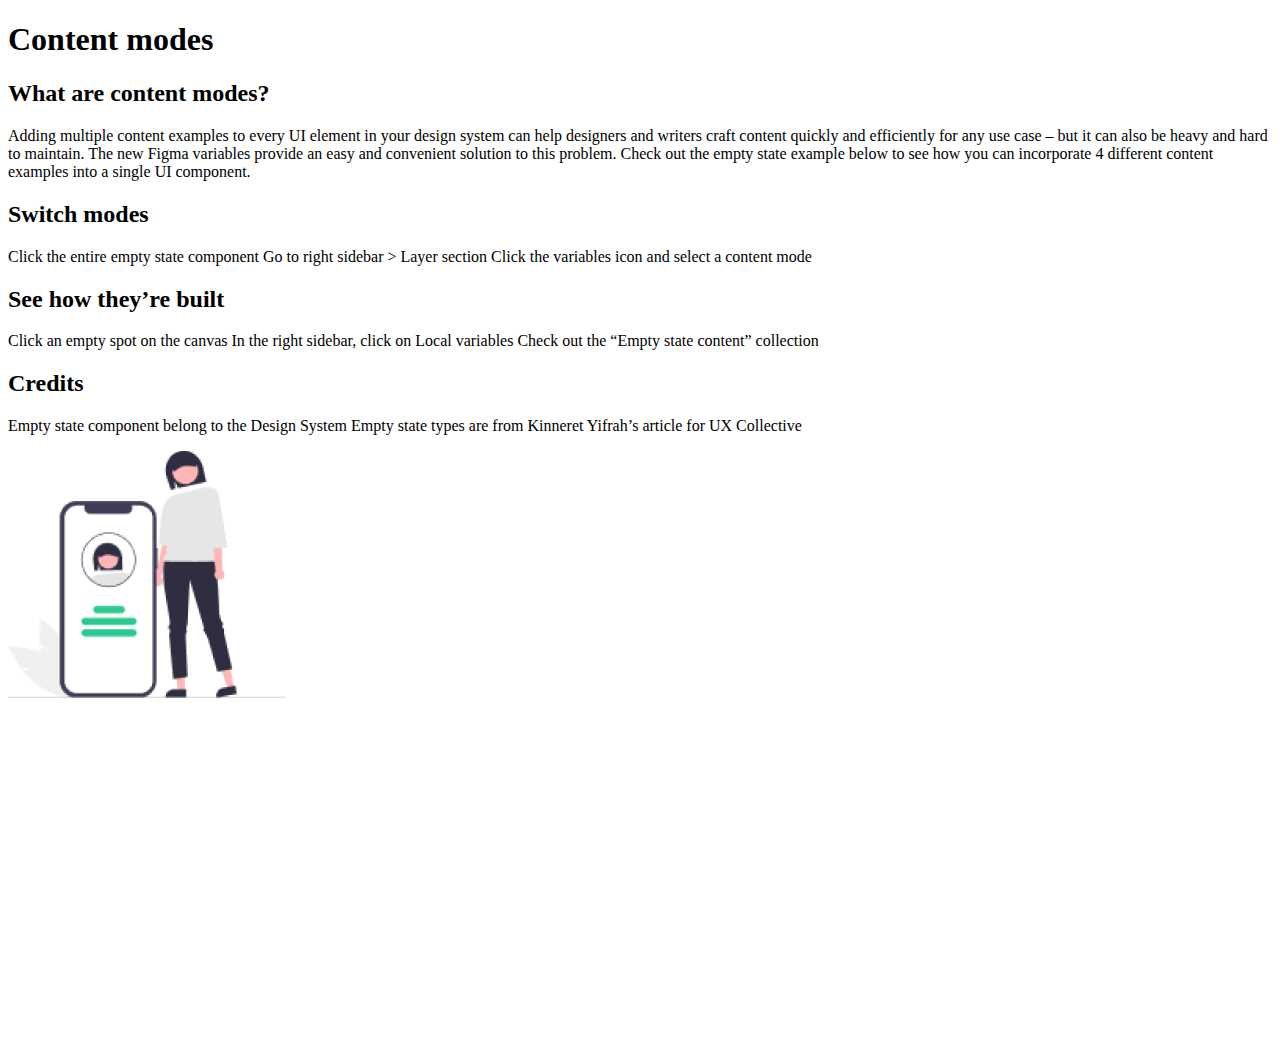
<file: 04/index.html>
<!DOCTYPE html>
<html lang="en">
<head>
    <meta charset="UTF-8">
    <meta name="viewport" content="width=device-width, initial-scale=1.0">
    <title>Document</title>
</head>
<body>
    <main>
        <header>
            <h1>
                Content modes
            </h1>
        </header>
        <section>
            <article>
                <h2>
                    What are content modes?
                </h2>
                <p>
                    Adding multiple content examples to every UI element in your design system can help designers and writers craft content quickly and efficiently for any use case – but it can also be heavy and hard to maintain. The new Figma variables provide an easy and convenient solution to this problem. Check out the empty state example below to see how you can incorporate 4 different content examples into a single UI component.
                </p>
             </article>
             <article>
             <h2>
                Switch modes
             </h2>
             <p>
                Click the entire empty state component
                Go to right sidebar > Layer section
                Click the variables icon and select a content mode
             </p>
             </article>
             <article>
             <h2>
                See how they’re built
            </h2>
            <p>
                Click an empty spot on the canvas
                In the right sidebar, click on Local variables
                Check out the “Empty state content” collection
            </p>
            </article>
            <article>
          <h2>
            Credits
          </h2>
          <p>
            Empty state component belong to the Design System
            Empty state types are from Kinneret Yifrah’s article for UX Collective
          </p>
        </article>
    </section>
    <section>
        <img src="img/illust 1.png" alt=" a girl with a phone">
    </section>
        <br>
    <section>
        <iframe width= "560" height="315"; src="https://www.youtube.com/embed/3QKqhEb3XyY" title="Figma To HTML CSS In 5 Minutes" frameborder="0" allow="accelerometer; autoplay; clipboard-write; encrypted-media; gyroscope; picture-in-picture; web-share" referrerpolicy="strict-origin-when-cross-origin" allowfullscreen></iframe>
    </section>
    </main>
</body>
</html>
</file>
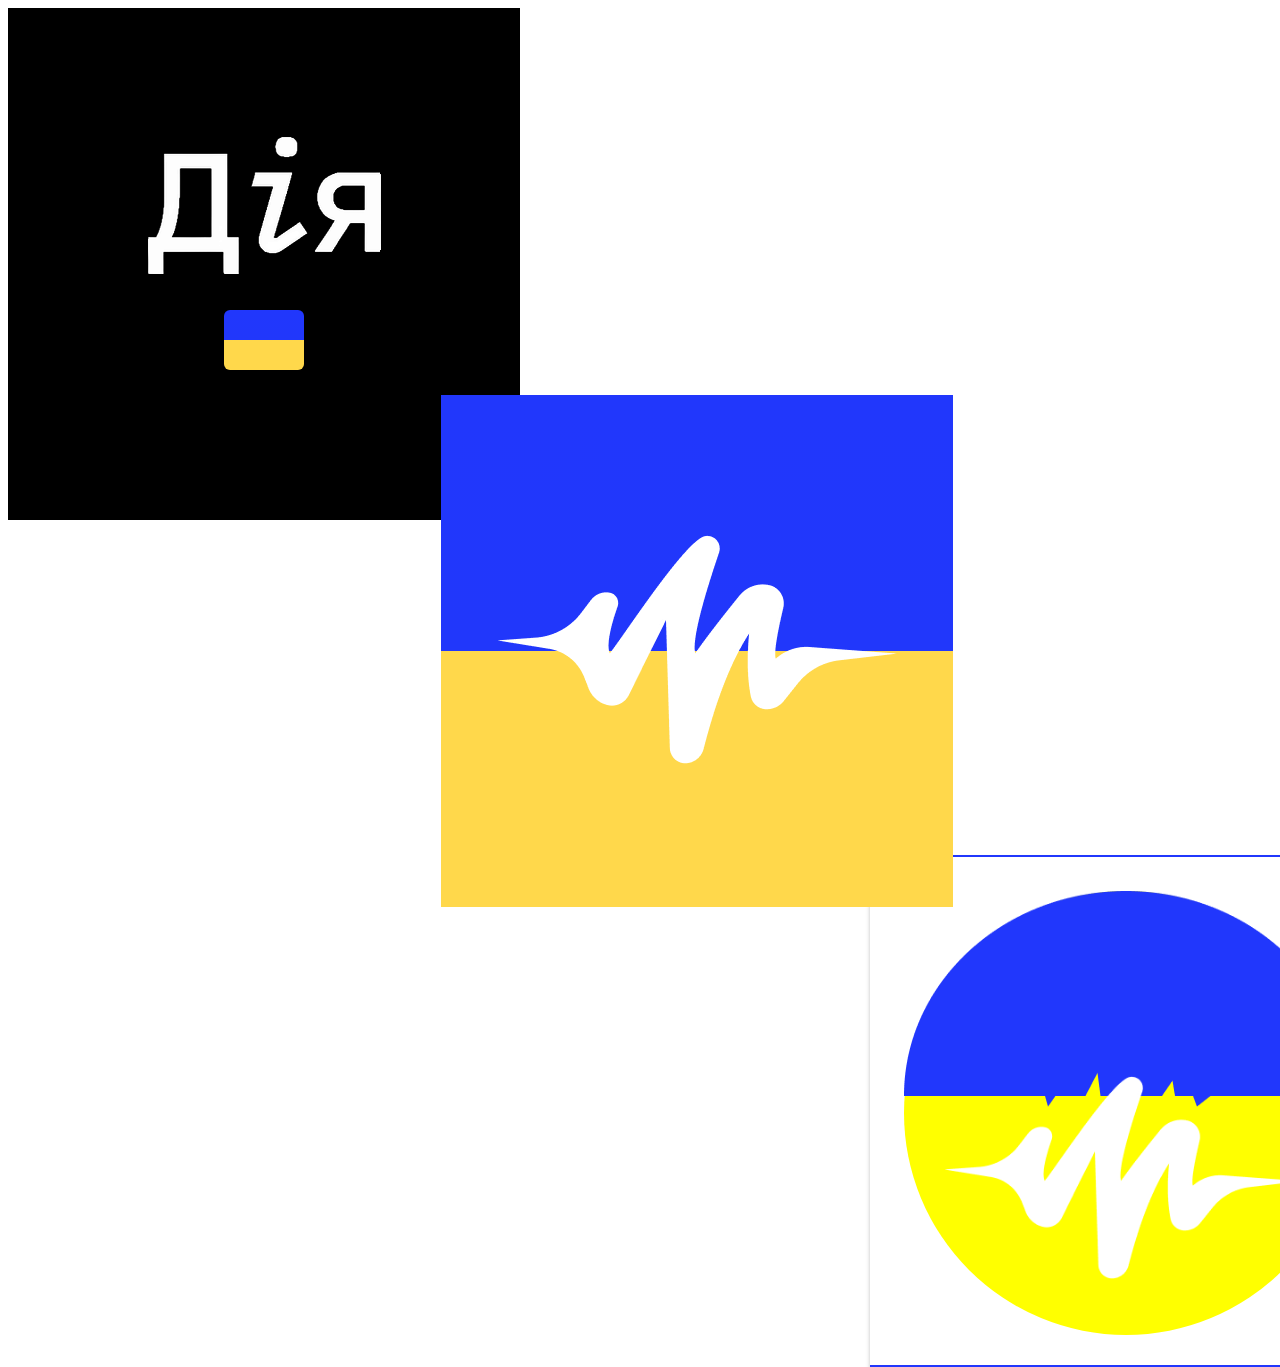
<file: 09/index.html>
<!DOCTYPE html>
<html lang="en">

<head>
    <meta charset="UTF-8">
    <meta name="viewport" content="width=device-width, initial-scale=1.0">
    <title>Document</title>
    <link rel="stylesheet" href="style.css">
</head>

<body>

    <div class="block-container1">
        <img src="img/дія.png" id="Diia">
        <div class="flag-color">

        </div>
    </div>

    <div class="block-container2">

        <img src="img/Glyph-depositphotos-bgremover.png" id="glyph1">

    </div>

    <div class="block-container3">
        <div class="circle">
            <img src="img/Blue.png" id="blue1">
            <img src="img/Glyph-depositphotos-bgremover.png" id="Glyph2">
        </div>
    </div>


</body>

</html>
</file>
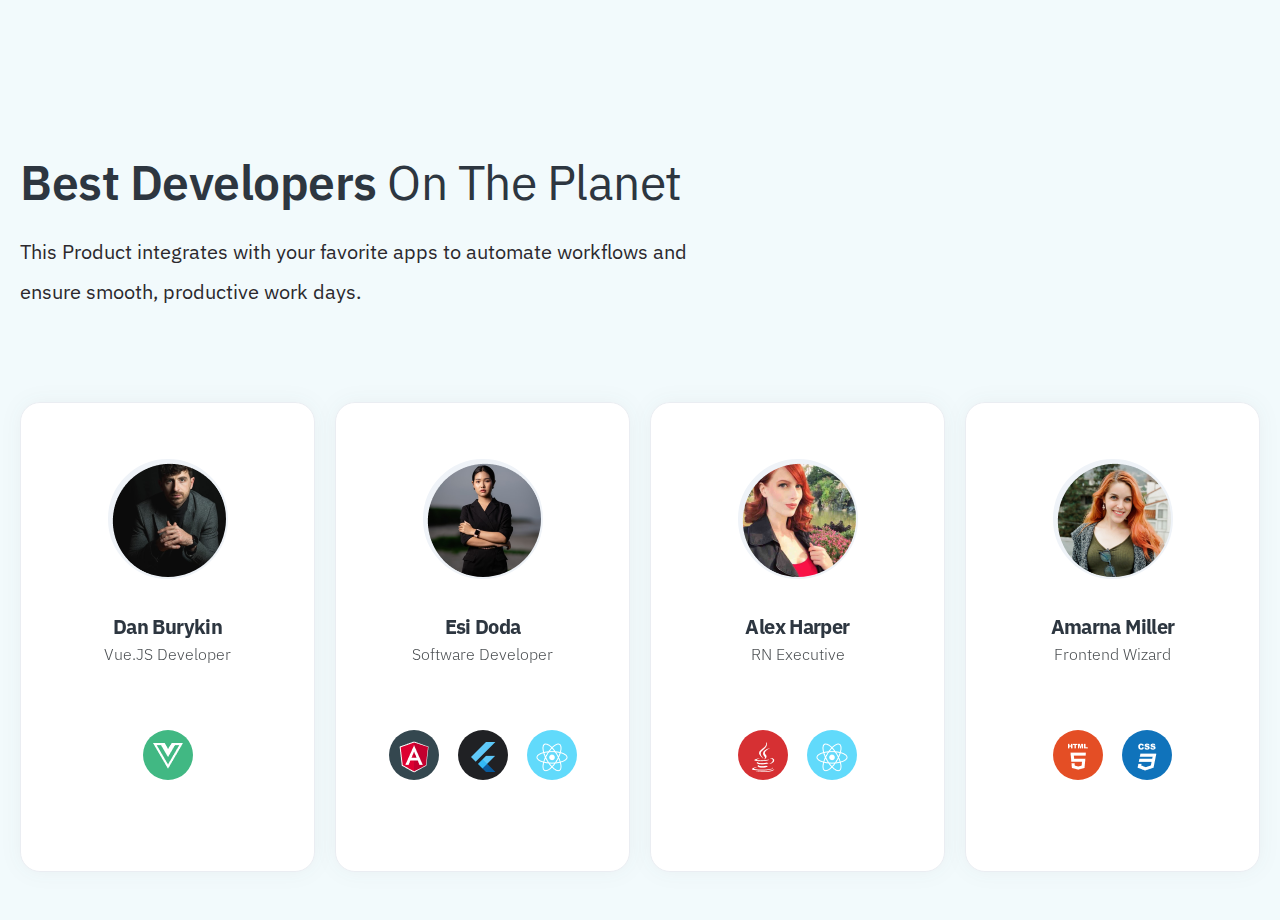
<file: 10.11/index.html>
<!DOCTYPE html>
<html lang="en">
<head>
    <meta charset="UTF-8">
    <meta name="viewport" content="width=device-width, initial-scale=1.0">
    <title>Document</title>
    <link rel="preconnect" href="https://fonts.googleapis.com"> 
    <link rel="preconnect" href="https://fonts.gstatic.com" crossorigin>
    <link href="https://fonts.googleapis.com/css2?family=IBM+Plex+Sans:wght@400;
    600&display=swap" rel="stylesheet">
    <link rel="stylesheet" href="styles/reset">
    <link rel="stylesheet" href="styles/style.css">
</head>
<body>
    <div class="container">
        <h1>
            <strong>Best Developers</strong> On The Planet
        </h1>
        <div class="introText">
            <p>
                This Product integrates with your favorite apps to automate workflows and ensure smooth, productive work days.
            </p>
        </div>
        <div class="developersContainer clearfix">  
            <div class="developer">
                <div class="photoContainer">
                    <img src="img/Avatar.png" alt="Developer Photo">
                </div>
                <div class="developerData">
                    <h3>
                        Dan Burykin
                    </h3>
                    <p>
                        Vue.JS Developer
                    </p>
                    <div>
                        <div class="skillLogo VueJS">
                            <img src="img/Just Logo1.png" alt="VueJS logo">
                        </div>
                    </div>
                </div>    
            </div>
            <div class="developer">
                <div class="photoContainer">
                    <img src="img/Avatar 2.png" alt="Developer Photo">
                </div>
                <div class="developerData">
                    <h3>
                        Esi Doda
                    </h3>
                    <p>
                        Software Developer
                    </p>
                    <div>
                        <div class="skillLogo Angular">
                            <img src="img/Just Logo2.png" alt="Angular logo">
                        </div>
                        <div class="skillLogo Flutter">
                            <img src="img/Just Logo2.2.png" alt="Flutter logo">
                        </div>
                        <div class="skillLogo ReactJS">
                            <img src="img/Just Logo2.3.png" alt="ReactJS logo">
                        </div>
                    </div>
                </div>    
            </div>
            <div class="developer">
                <div class="photoContainer">
                    <img src="img/Avatar 3.png" alt="Developer Photo">
                </div>
                <div class="developerData">
                    <h3>
                        Alex Harper
                    </h3>
                    <p>
                        RN Executive
                    </p>
                    <div>
                        <div class="skillLogo Java">
                            <img src="img/Just Logo3.1.png" alt="Java logo">
                        </div>
                        <div class="skillLogo ReactJS">
                            <img src="img/Just Logo3.2.png" alt="Natino logo">
                        </div>
                    </div>
                </div>    
            </div>
            <div class="developer">
                <div class="photoContainer">
                    <img src="img/Avatar 4.png" alt="Developer Photo">
                </div>
                <div class="developerData">
                    <h3>
                        Amarna Miller
                    </h3>
                    <p>
                        Frontend Wizard
                    </p>
                    <div>
                        <div class="skillLogo Html">
                            <img src="img/Just Logo4.1.png" alt="Html logo">
                        </div>
                        <div class="skillLogo Css">
                            <img src="img/Just Logo4.2.png" alt="Css logo">
                        </div>
                    </div>
                </div>    
            </div>
        </div>
    </div>
</body>
</html>
</file>
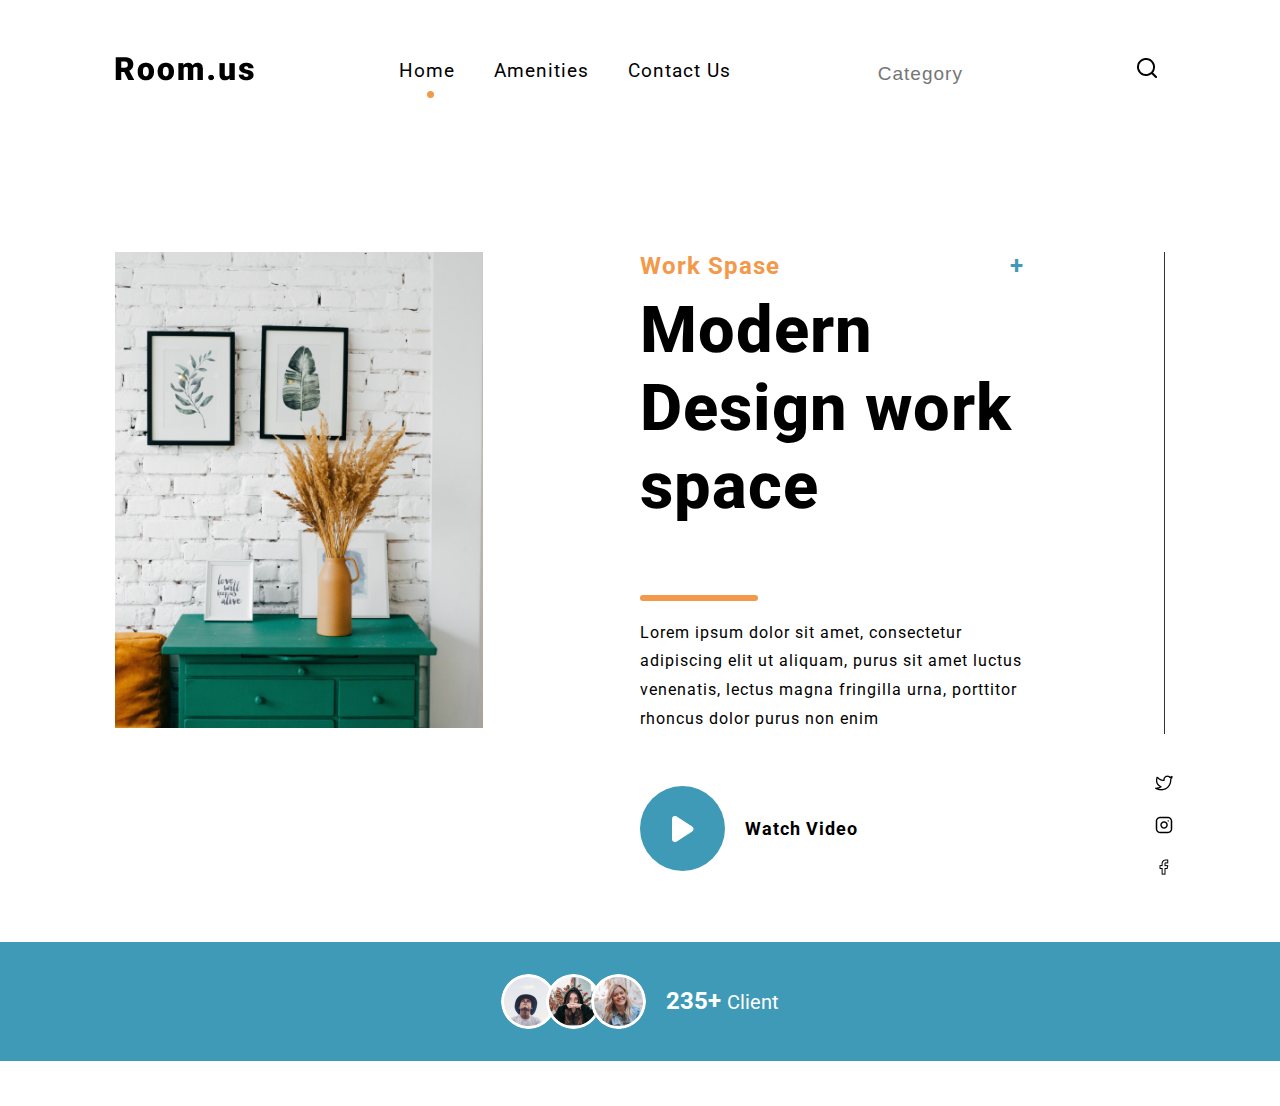
<file: 13-14/index.html>
<!DOCTYPE html>
<html lang="en">
<head>
    <meta charset="UTF-8">
    <meta name="viewport" content="width=device-width, initial-scale=1.0">
    <title>Document</title>
    <link rel="stylesheet" href="style/reset.css">
    <link rel="stylesheet" href="style/style.css">
</head>
<body>
    <header>
        <div class="container">
            <div class="logo">
                <img src="img/Room.us.png" alt="logo room us">
            </div>
            <nav>
                <a class="active" href="#">Home</a>
                <a href="#">Amenities</a>
                <a href="#">Contact Us</a>
            </nav>
            <form class="search-block">
                <input type="search" 
                placeholder="Category" 
                name="search" 
                id="searchInput">
                <button>
                    <img src="img/search.png" alt="search-icon">
                </button>
            </form>
        </div>
    </header>
    <section class="content">
        <div class="container">
            <div class="image-block">
                <img src="img/Rectangle.png" alt="picture">
            </div>
            <div class="text-container">
                <div class="text-block">
                    <h2>
                        Work Spase
                    </h2>
                    <h1>
                        Modern Design work space
                    </h1>
                    <p>
                        Lorem ipsum dolor sit amet, consectetur adipiscing elit ut aliquam, purus sit amet luctus venenatis,
                        lectus magna
                        fringilla urna, porttitor rhoncus
                        dolor purus non enim
                    </p>
                </div>
            
            <div class="social">
                <div class="video">
                    <button>
                        <img src="img/play-icon.png" alt="play">
                    </button>
                    <span>
                        Watch Video
                    </span>
                </div>
            <div class="social-link">
                <a href="#">
                    <img class="social-link-img" src="img/twitter.png" alt="twitter">
                    <img class="social-link-img-hover" src="img/twitter-hover.png" alt="instagram">
                </a>
                <a href="#">
                    <img class="social-link-img" src="img/instagram.png" alt="instagram">
                    <img class="social-link-img-hover" src="img/instagram-hover.png" alt="instagram">
                </a>
                <a href="#">
                    <img class="social-link-img" src="img/Vector.png" alt="facebook">
                    <img class="social-link-img-hover" src="img/facebook-hover.png" alt="instagram">
                </a>
            </div>
            </div>
            </div>
        </div>
    </section>
    <section class="client">
            <div class="client-image">
                <img src="img/Ellipse 1.png" alt="">
            </div>
            <div class="client-image">
                <img src="img/Elipse 2.png" alt="">
            </div>
            <div class="client-image">
                <img src="img/Ellipse 3.png" alt="">
            </div>
            <span class="client-info">
                <strong>
                    235+
                </strong>
                <span>
                    Client
                </span>
            </span>
    </section>
    </body>
    </html>
</file>
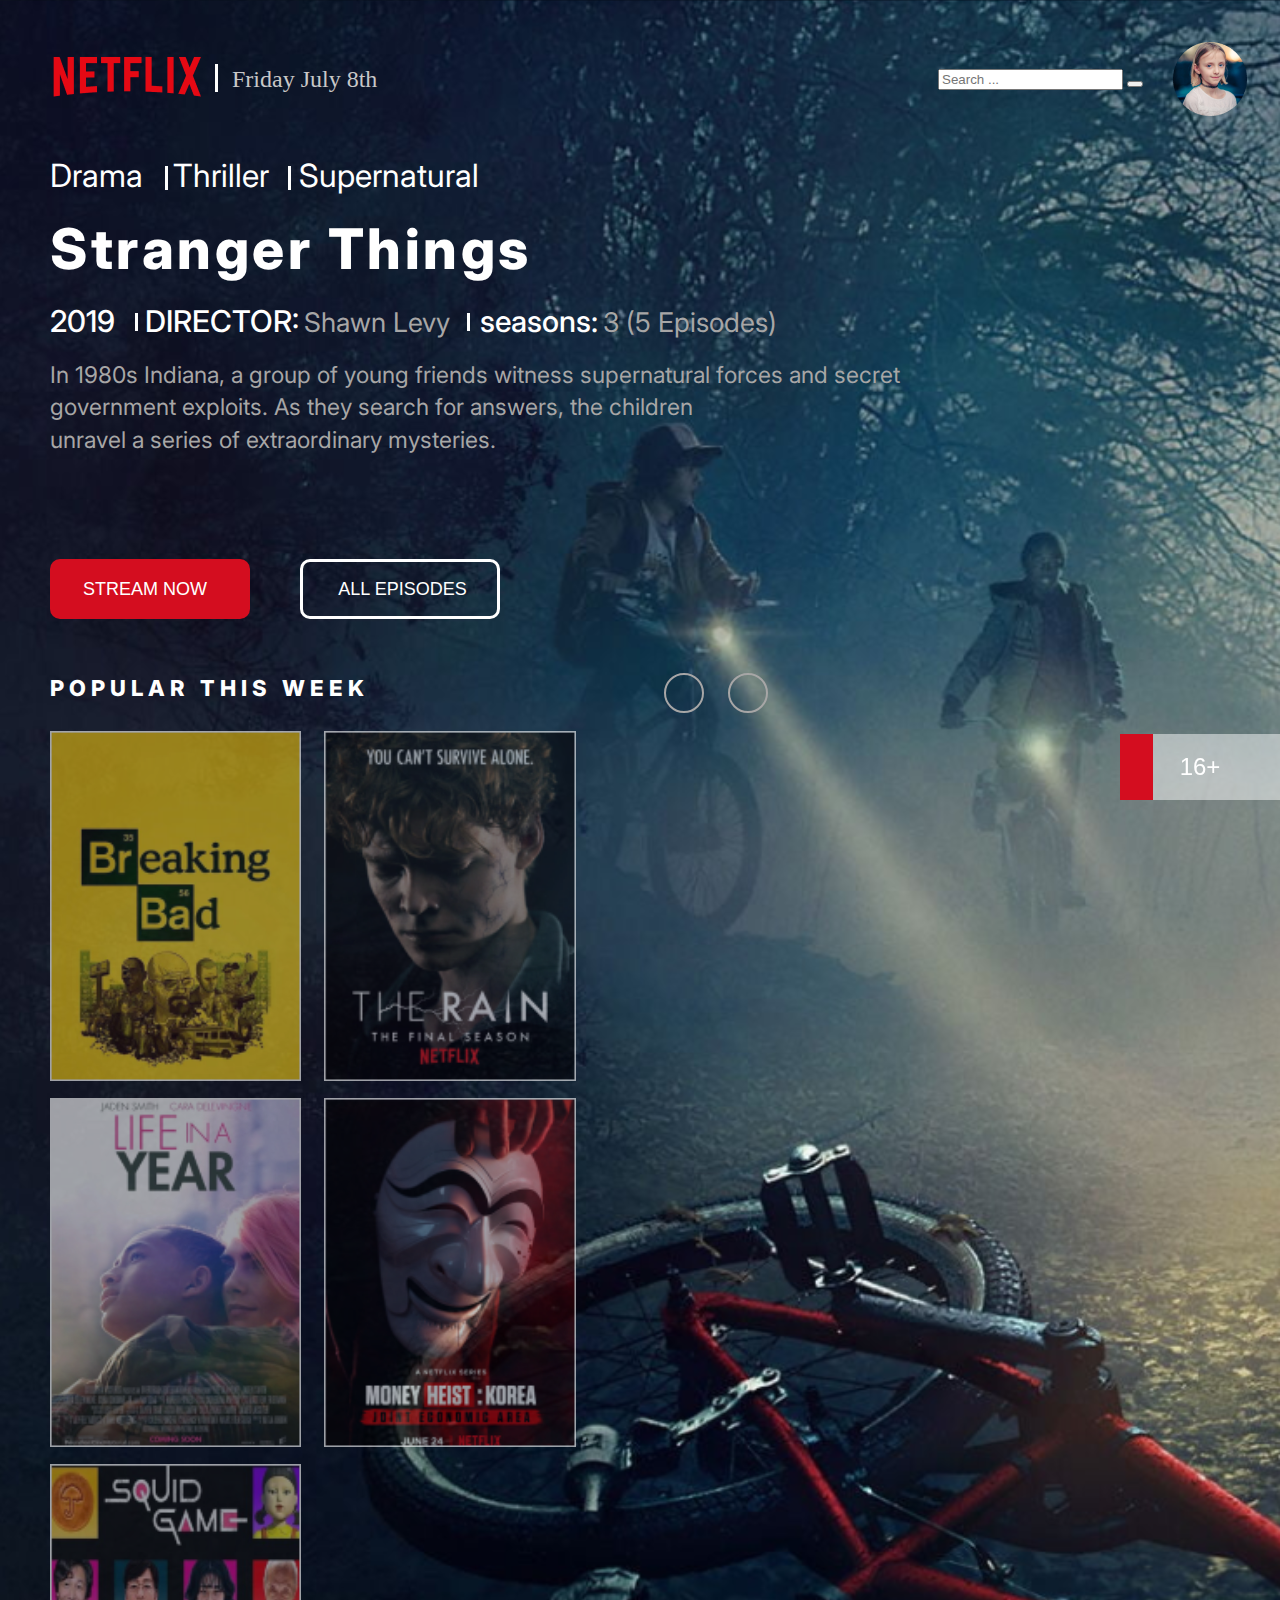
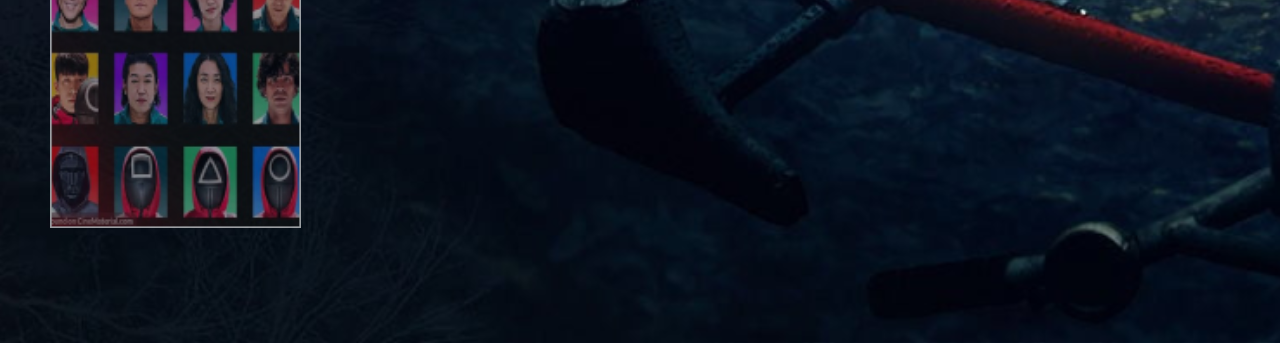
<file: 15-16/index.html>
<!DOCTYPE html>
<html lang="en">
<head>
    <meta charset="UTF-8">
    <meta name="viewport" content="width=device-width, initial-scale=1.0">
    <title>Netflix</title>
    <link rel="stylesheet" href="https://cdnjs.cloudflare.com/ajax/libs/font-awesome/6.5.1/css/all.min.css" integrity="sha512-DTOQO9RWCH3ppGqcWaEA1BIZOC6xxalwEsw9c2QQeAIftl+Vegovlnee1c9QX4TctnWMn13TZye+giMm8e2LwA==" crossorigin="anonymous" referrerpolicy="no-referrer" />
    <link rel="preconnect" href="https://fonts.googleapis.com">
    <link rel="preconnect" href="https://fonts.gstatic.com" crossorigin>
    <link href="https://fonts.googleapis.com/css2?family=Inter:wght@400;500;800&display=swap" rel="stylesheet">
    <link rel="stylesheet" href="style/reset.css">
    <link rel="stylesheet" href="style/style.css">
</head>
<body>
    <div class="wrapper">
        <header>
            <div class="conteiner">
                <div class="header-logo">
                    <div class="logo-netflix">
                        <a href="#">
                            <img src="img/netflix-logo-png-2562 1.png" alt="netflix_logo">
                        </a>
                    </div>
                    <p>Friday July 8th</p>
                </div>
                <div class="search-block">
                    <form>
                        <input type="search" placeholder="Search ..." class="search-input"/>
                        <button class="search-button">
                            <i class="fa-solid fa-magnifying-glass fa-xl"></i>
                        </button>
                    </form>
                    </form>
                    <div class="client-photo">
                        <img src="img/Ellipse 2.png" alt="photo-client">
                    </div>
                </div>
            </div>
        </header>
        <section class="content">
            <div class="conteiner">
                <div class="film-genre">
                    <h3 class="items">Drama</h3>
                    <h3 class="items">Thriller</h3>
                    <h3>Supernatural</h3>
                </div>
                <h1>Stranger Things</h1>
                <div class="info-block">
                    <h2 class="data">2019</h2>
                    <h2 class="text-content">DIRECTOR:<span>Shawn Levy</span>
                    </h2>
                    <h2>seasons:<span>3 (5 Episodes)</span></h2>
                </div>
                <p class="text-info"> 
                    In 1980s Indiana, a group of young friends witness supernatural forces and secret government exploits. As they search for answers, the children<br> unravel a series of extraordinary mysteries.
                </p>
                <div class="icons-item">
                    <i class="fa-solid fa-star fa-xl fa-flip"></i>
                    <i class="fa-solid fa-star fa-xl"></i>
                    <i class="fa-solid fa-star fa-xl fa-flip"></i>
                    <i class="fa-regular fa-star fa-xl"     style="color:white"></i>
                    <i class="fa-regular fa-star fa-xl fa-flip" style="color:white"></i>
                </div>
                <div class="button-block">
                    <button type="button" class="button-play"><span>STREAM NOW</span>
                        <i class="fa-solid fa-circle-play fa-2xl"></i>
                    </button>
                    <button type="button" class="button-two"><span>ALL EPISODES</span></button>
                </div>
            </div>
        </section>
        <section class="footer">
            <div class="conteiner">
        
                    <section class="popular-content">

                        <div class="title-container">
                            <h3>POPULAR THIS WEEK</h3>
                        <div class="gallery-buttons">
                            <div class="left">
                                <i class="fa-solid fa-chevron-left"></i>
                            </div>
                            <div class="right">
                                <i class="fa-solid fa-chevron-right"> </i>
  
                            </div>
                        </div>
                    </div> 
                <div class="poster-film">
                    <img src="img/Rectangle 6.png" alt="breaking-bad">
                    <img src="img/Rectangle 7.png" alt="the rain">
                    <img src="img/Rectangle 8.png" alt="life im a year">
                    <img src="img/Rectangle 9.png" alt="money">
                    <img src="img/Rectangle 11.png" alt="squid-game">
                </div>
                
                <button class="button-info">16+</button>
            </div>
        </section>
    </div>
</body>
</html>
</file>
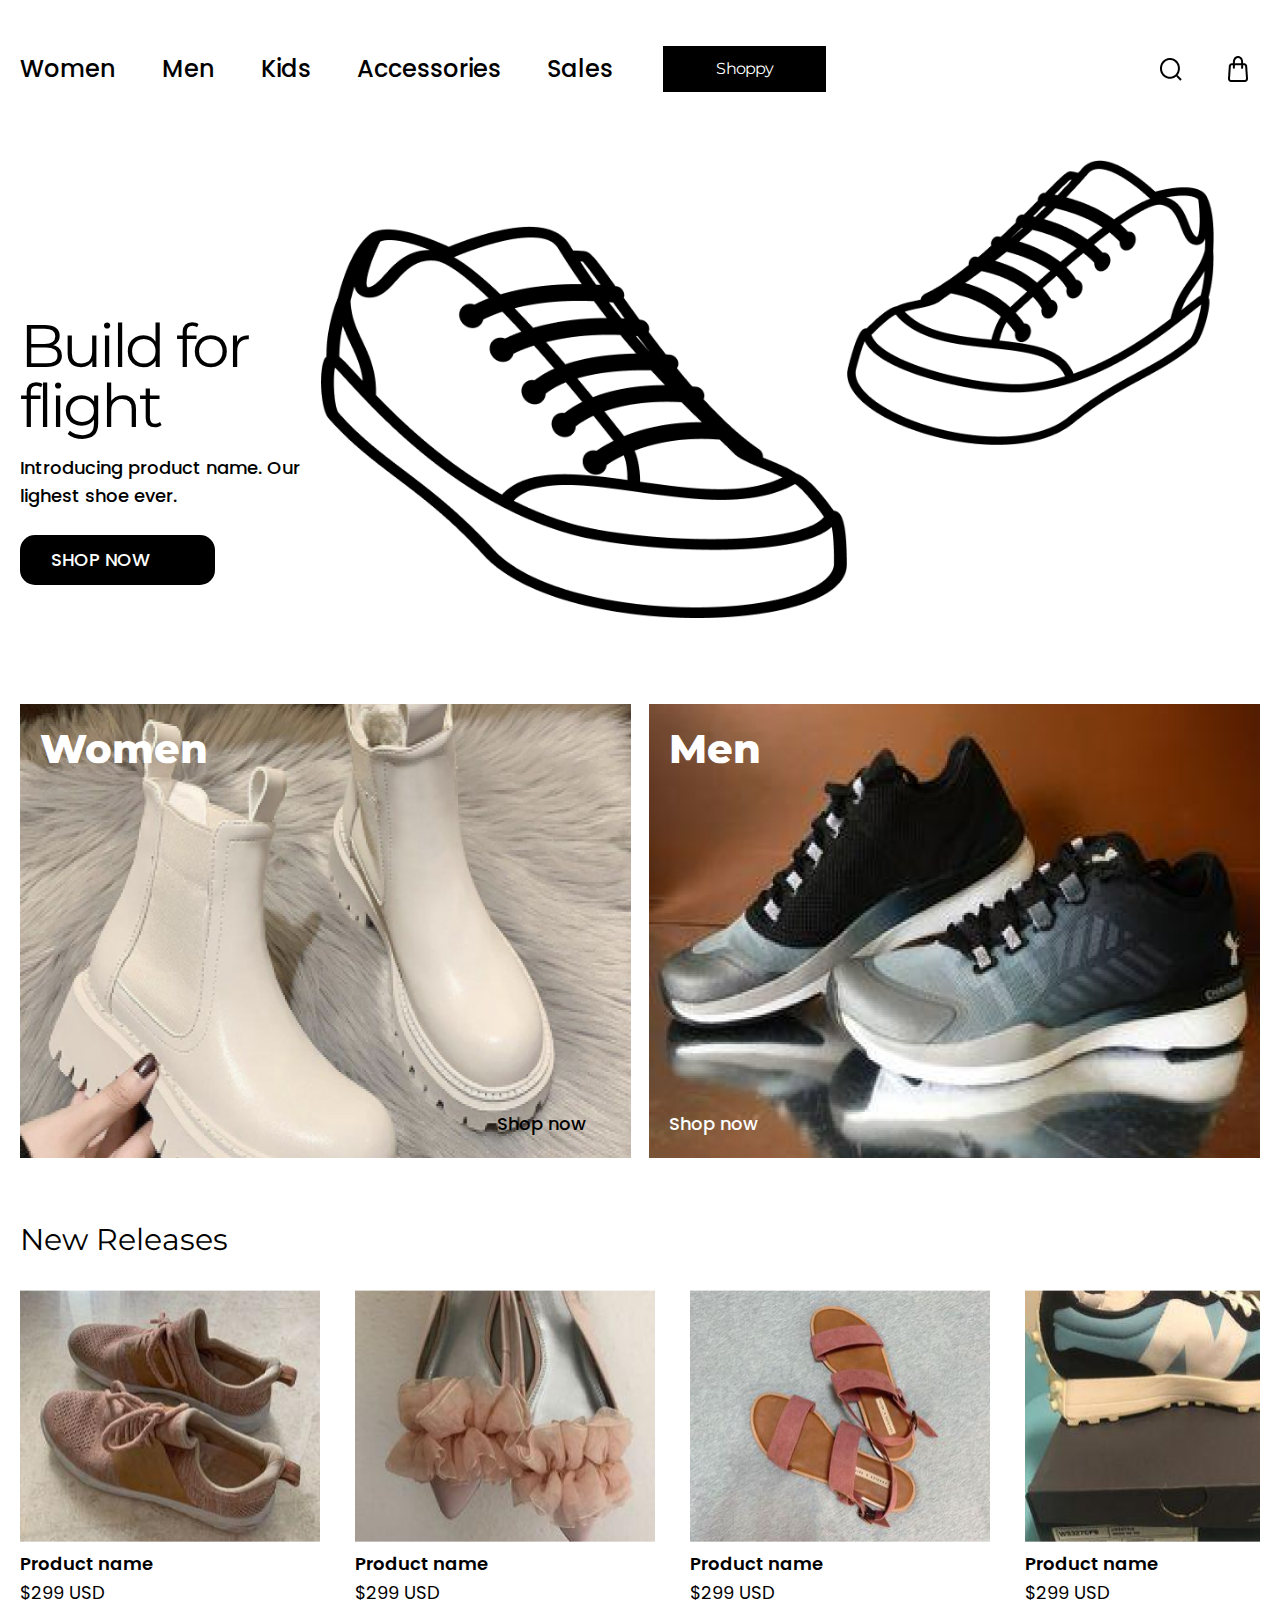
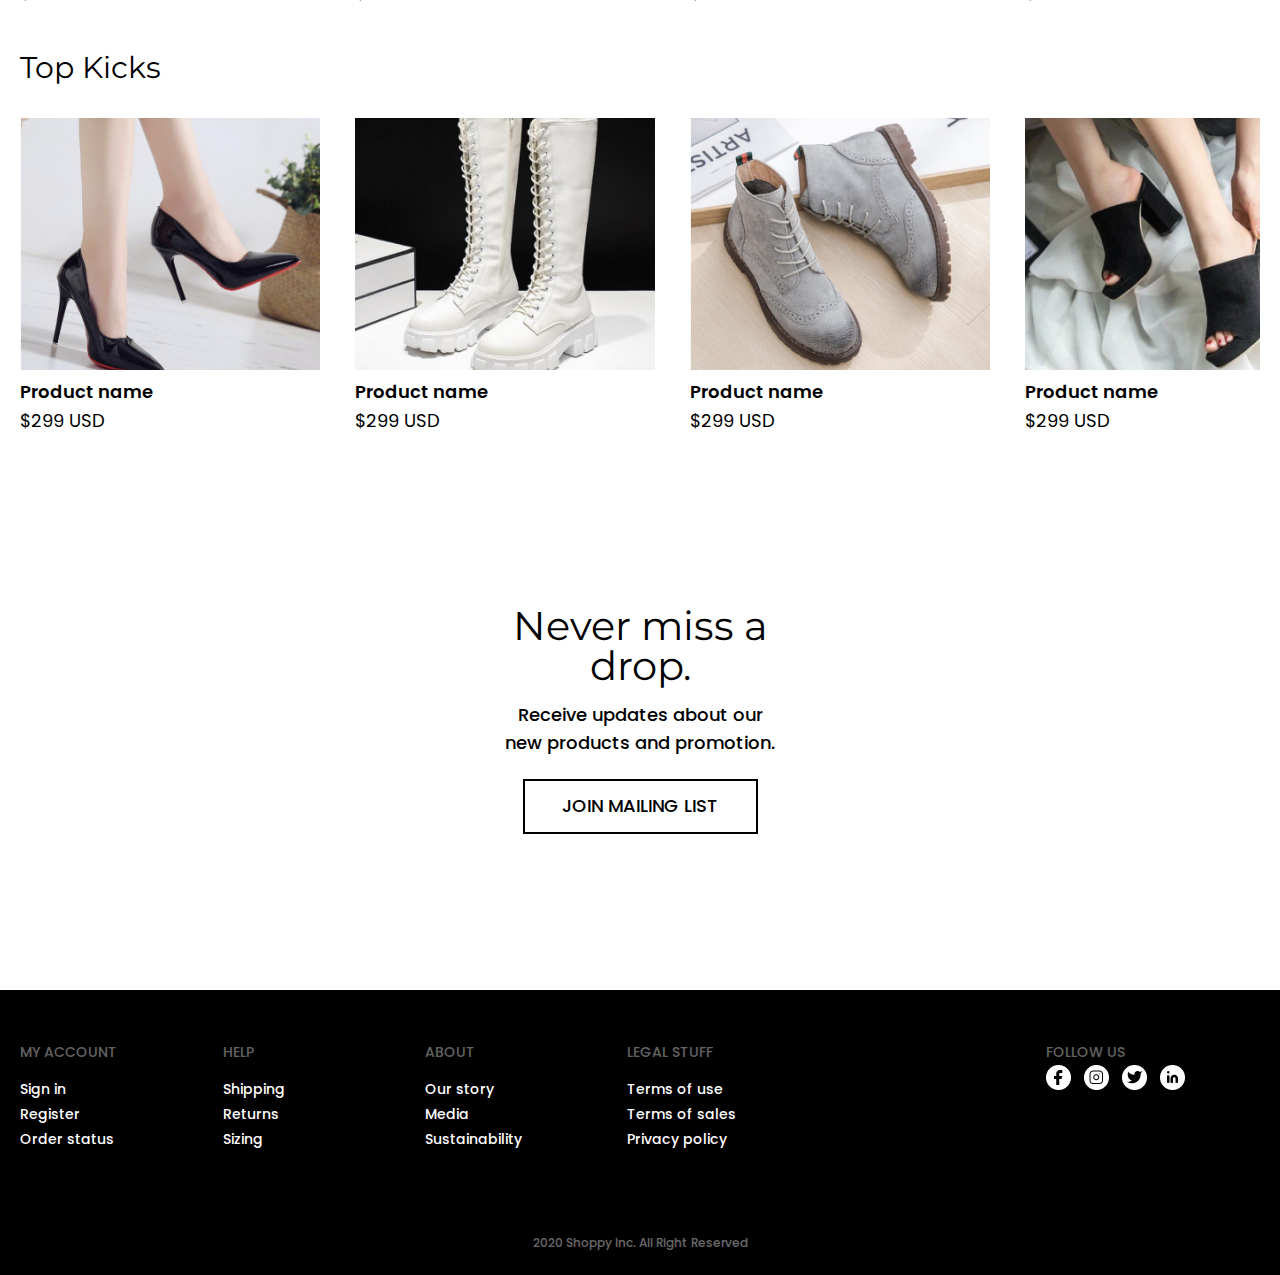
<file: 17/index.html>
<!DOCTYPE html>
<html lang="en">
<head>
    <meta charset="UTF-8">
    <meta name="viewport" content="width=device-width, initial-scale=1.0">
    <title>Shoppy</title>
    <link rel="stylesheet" href="style/reset.css">
    <link rel="stylesheet" href="style/style.css">
</head>
<body>
    <header>
        <div class="container">
            <div class="row row-header">
                <button class="header-menu">
                    <img src="img/Hamburger.png" alt="#">
                </button>
                <div class="header-navigation">
                    <nav>
                        <ul>
                            <li><a href="#">Women</a></li>
                            <li><a href="#">Men</a></li>
                            <li><a href="#">Kids</a></li>
                            <li><a href="#">Accessories</a></li>
                            <li><a href="#">Sales</a></li>
                        </ul>
                    </nav>
                    <div class="header-logo">
                        <a href="#">Shoppy</a>
                    </div>
                </div>
                <div class="header-search">
                    <div>
                        <form>
                            <input type="search" placeholder="Search ..." class="search-input"/>
                            <button class="search-button" type="submit">
                                <img src="img/Search.png" alt="search">
                            </button>
                        </form>
                    </div>
                    <div>
                        <button class="bag-klient">
                            <img src="img/Bag.png" alt="bag"> 
                        </button>
                    </div>
                </div>
            </div>
        </div>
    </header>
    <main>
        <div class="container">
            <section class="main-section">
                <div class="row main-row">
                    <div class="main-description">
                        <h1>Build for flight</h1>
                        <p>Introducing product name.
                            Our lighest shoe ever.
                        </p>
                        <div>
                            <a href="#">
                                SHOP NOW
                            </a>
                        </div>
                    </div>
                    <div class="main-picture">
                        <div>
                            <img src="img/Vector (1).png" alt="shoes">
                        </div>
                        <div>
                            <img src="img/Vector.png" alt="shoes">
                        </div>
                    </div>
                </div>
            </section>
            <section сlass="main-choice">
                <div class="row row-choice">
                    <div class="choice-women">
                        <img src="img/Rectangle 9.png" alt="Women shoes">
                        <h2>Women</h2>
                        <a href="#">Shop now</a>
                    </div>
                    <div class="choice-men">
                        <img src="img/Rectangle 10.png" alt="Men shoes">
                        <h2>Men</h2>
                        <a href="#">Shop now</a>
                    </div>
                </div>
            </section>
            <section class="main-shoes">    
                <div class="shoes-new">
                    <h3>New Releases</h3>
                    <div class="product-new">
                        <div class="new-item">
                            <div class="item-img">
                                <img src="img/Rectangle 17.png" alt="shoes">
                            </div>
                            <h5>Product name</h5>
                            <span>$299 USD</span>
                        </div>
                        <div class="new-item">
                            <div class="item-img">
                                <img src="img/Rectangle 19.png" alt="shoes">
                            </div>
                            <h5>Product name</h5>
                            <span>$299 USD</span>
                        </div>
                        <div class="new-item">
                            <div class="item-img">
                                <img src="img/Rectangle 20.png" alt="shoes">
                            </div>
                            <h5>Product name</h5>
                            <span>$299 USD</span>
                        </div>
                        <div class="new-item">
                            <div class="item-img">
                                <img src="img/Rectangle 21.png" alt="shoes">
                            </div>
                            <h5>Product name</h5>
                            <span>$299 USD</span>
                        </div>
                        <div class="new-item">
                            <div class="item-img">
                                <img src="img/5.png" alt="shoes">
                            </div>
                            <h5>Product name</h5>
                            <span>$299 USD</span>
                        </div>
                        <div class="new-item">
                            <div class="item-img">
                                <img src="img/Rectangle 23.png" alt="shoes">
                            </div>
                            <h5>Product name</h5>
                            <span>$299 USD</span>
                        </div>
                        <div class="new-item">
                            <div class="item-img">
                                <img src="img/Rectangle 25.png" alt="shoes">
                            </div>
                            <h5>Product name</h5>
                            <span>$299 USD</span>
                        </div>
                        <div class="new-item">
                            <div class="item-img">
                                <img src="img/Rectangle 24.png" alt="shoes">
                            </div>
                            <h5>Product name</h5>
                            <span>$299 USD</span>
                        </div>
                        <div class="new-item">
                            <div class="item-img">
                                <img src="img/Rectangle 26.png" alt="shoes">
                            </div>
                            <h5>Product name</h5>
                            <span>$299 USD</span>
                        </div>
                    </div>
                </div>
                <div class="shoes-kicks">
                    <h3>Top Kicks</h3>
                    <div class="product-new">
                        <div class="new-item">
                            <div class="item-img">
                                <img src="img/Rectangle 23.png" alt="shoes">
                            </div>
                            <h5>Product name</h5>
                            <span>$299 USD</span>
                        </div>
                        <div class="new-item">
                            <div class="item-img">
                                <img src="img/Rectangle 25.png" alt="shoes">
                            </div>
                            <h5>Product name</h5>
                            <span>$299 USD</span>
                        </div>
                        <div class="new-item">
                            <div class="item-img">
                                <img src="img/Rectangle 24.png" alt="shoes">
                            </div>
                            <h5>Product name</h5>
                            <span>$299 USD</span>
                        </div>
                        <div class="new-item">
                            <div class="item-img">
                                <img src="img/Rectangle 26.png" alt="shoes">
                            </div>
                            <h5>Product name</h5>
                            <span>$299 USD</span>
                        </div>
                        <div class="new-item">
                            <div class="item-img">
                                <img src="img/10.png" alt="shoes">
                            </div>
                            <h5>Product name</h5>
                            <span>$299 USD</span>
                        </div>
                        <div class="new-item">
                            <div class="item-img">
                                <img src="img/11.png" alt="shoes">
                            </div>
                            <h5>Product name</h5>
                            <span>$299 USD</span>
                        </div>
                        <div class="new-item">
                            <div class="item-img">
                                <img src="img/12.png" alt="shoes">
                            </div>
                            <h5>Product name</h5>
                            <span>$299 USD</span>
                        </div>
                    </div>
                </div>
            </section>
            <section class="main-newsletter">
                <div class="row row-newsletter">
                    <h4>Never miss a drop.</h4>
                    <p class="subtitle-newsletter">Receive updates about our new products and promotion.</p>
                    <div class="newsletter-call">
                        <a href="tel:+38123456789">JOIN MAILING LIST</a>
                    </div>
                </div>
            </section>
        </div>
    </main>
    <footer>
        <div class="container">
            <div class="row footer-row">
                <div class="footer-menu">
                    <div class="menu-item">
                        <nav class="item-navigation">
                            <h6>
                                <a href="#">MY ACCOUNT</a>
                            </h6>
                            <ul class="item-list">
                                <li>
                                    <a href="#">Sign in</a>
                                </li>
                                <li>
                                    <a href="#">Register</a>
                                </li>
                                <li>
                                    <a href="#">Order status</a>
                                </li>
                            </ul>
                        </nav>
                    </div>
                    <div class="menu-item">
                        <nav class="item-navigation">
                            <h6>
                                <a href="#">HELP</a>
                            </h6>
                            <ul class="item-list">
                                <li>
                                    <a href="#">Shipping</a>
                                </li>
                                <li>
                                    <a href="#">Returns</a>
                                </li>
                                <li>
                                    <a href="#">Sizing</a>
                                </li>
                            </ul>
                        </nav>
                    </div>
                    <div class="menu-item">
                        <nav class="item-navigation">
                            <h6>
                                <a href="#">ABOUT</a>
                            </h6>
                            <ul class="item-list">
                                <li>
                                    <a href="#">Our story</a>
                                </li>
                                <li>
                                    <a href="#">Media</a>
                                </li>
                                <li>
                                    <a href="#">Sustainability</a>
                                </li>
                            </ul>
                        </nav>
                    </div>
                    <div class="menu-item">
                        <nav class="item-navigation">
                            <h6>
                                <a href="#">LEGAL STUFF</a>
                            </h6>
                            <ul class="item-list">
                                <li>
                                    <a href="#">Terms of use</a>
                                </li>
                                <li>
                                    <a href="#">Terms of sales</a>
                                </li>
                                <li>
                                    <a href="#">Privacy policy</a>
                                </li>
                            </ul>
                        </nav>
                    </div>
                </div>
                <div class="social-media">
                    <nav class="media-navigation">
                        <h6>
                            <a href="#">FOLLOW US</a>
                        </h6>
                        <ul class="media-icon">
                            <li>
                                <a href="#">
                                    <img src="img/FB.png" alt="Facebook">
                                </a>
                            </li>
                            <li>
                                <a href="#">
                                    <img src="img/Insta.png" alt="Instagram">
                                </a>
                            </li>
                            <li>
                                <a href="#">
                                    <img src="img/Twitter.png" alt="Twitter">
                                </a>
                            </li>
                            <li>
                                <a href="#">
                                    <img src="img/Linkedin.png" alt="Linkedin">
                                </a>
                            </li>
                        </ul>
                    </nav>
                </div>
            </div>
            <span class="footer-text">2020 Shoppy Inc. All Right Reserved</span>
        </div>
    </footer>
</body>
</html>
</file>
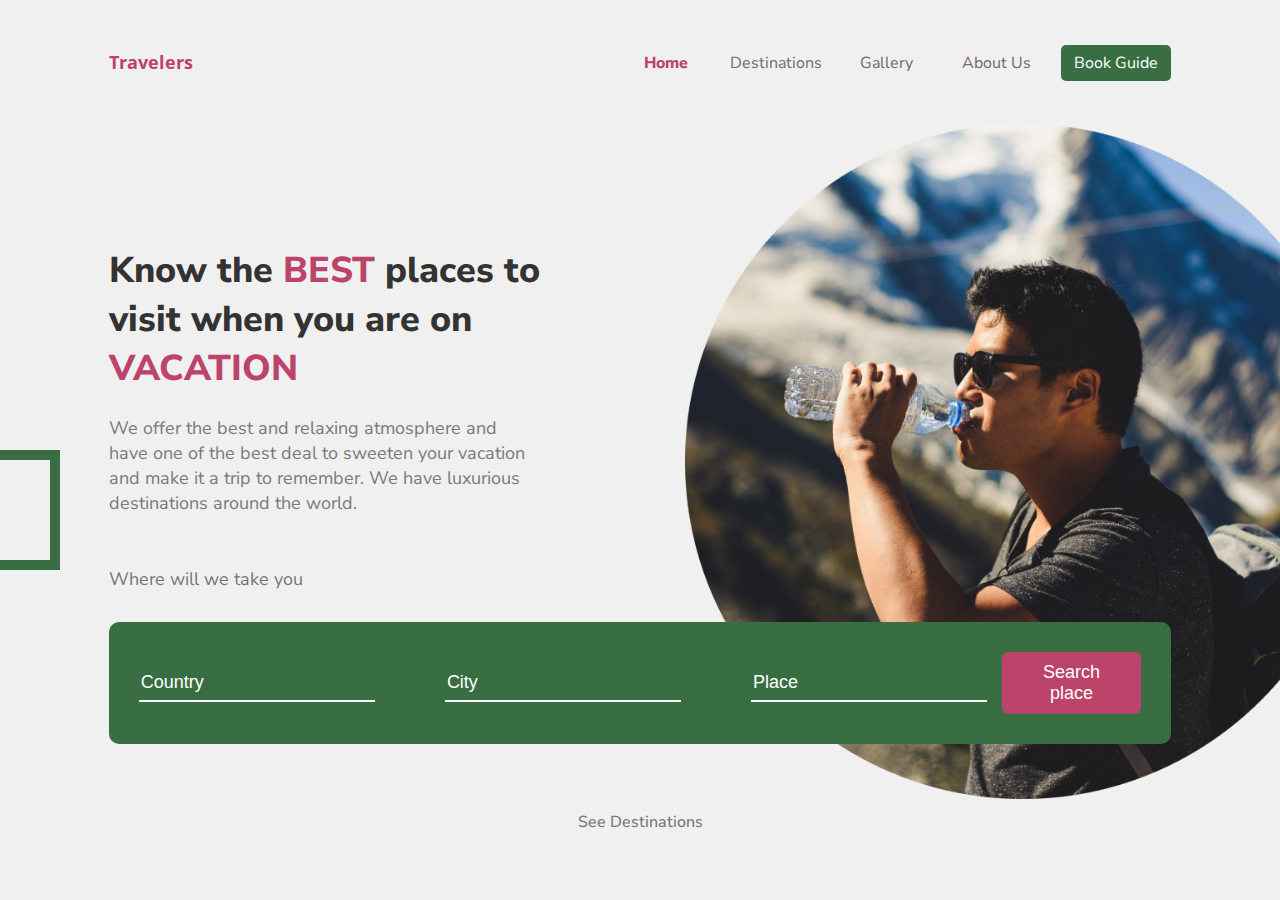
<file: 18/index.html>
<!DOCTYPE html>
<html lang="en">

<head>
    <meta charset="UTF-8">
    <meta name="viewport" content="width=device-width, initial-scale=1.0">
    <link rel="stylesheet" href="style/reset.css">
    <link rel="stylesheet" href="https://cdnjs.cloudflare.com/ajax/libs/font-awesome/6.5.1/css/all.min.css"
        integrity="sha512-DTOQO9RWCH3ppGqcWaEA1BIZOC6xxalwEsw9c2QQeAIftl+Vegovlnee1c9QX4TctnWMn13TZye+giMm8e2LwA=="
        crossorigin="anonymous" referrerpolicy="no-referrer" />
    <link rel="stylesheet" href="style/style.css">
    <title>Document</title>
</head>

<body>

    <section class="first-screen">

        <header>
            <div class="header-container container">
                <div class="logo">
                    <p>Travelers</p>
                </div>
                <div class="menu">
                    <ul class="menu-list">
                        <li><a href="" class="active">Home</a></li>
                        <li><a href="">Destinations</a></li>
                        <li><a href="">Gallery</a></li>
                        <li><a href="">About Us</a></li>
                        <li><a href="" class="menu-list-button">Book Guide</a></li>
                    </ul>
                </div>

            </div>

        </header>

        <main>

            <div class="main-container container">
                <div class="main-text">
                    <h1 class="title">Know the <span>best</span> places to visit when you are on
                        <span>vacation</span>
                    </h1>
                    <p class="description">We offer the best and relaxing atmosphere and have one of the best deal to
                        sweeten your vacation and make it a trip to remember. We have luxurious destinations around the
                        world.</p>
                </div>

                <div class="main-link"><a href="#" class="countries">Where will we take you<i
                            class="fa-solid fa-chevron-right fa-fade"
                            style="--fa-animation-duration: 2s; --fa-fade-opacity: 0.6;"></i></a>

                </div>

            </div>

            <div class="container">
                <section class="search-destination">
                    <div class="search-items">

                        <div class="country item">
                            <input type="text" placeholder="Country">
                            <i class="fa-solid fa-chevron-down"></i>
                        </div>

                        <div class="city item"><input type="text" placeholder="City"><i
                                class="fa-solid fa-chevron-down"></i></div>
                        <div class="place item"><input type="text" placeholder="Place"><i
                                class="fa-solid fa-chevron-down"></i></div>
                    </div>
                    <button class="serch-button">Search place</button>

                </section>
            </div>


        </main>

        <section class="destinations">
            <a href="#second-screen">See Destinations<i class="fa-solid fa-angles-down fa-fade"
                    style="--fa-animation-duration: 2s; --fa-fade-opacity: 0.6;"></i></a>

        </section>

</section>


    <div class=" decor"></div>

</body>

</html>
</file>
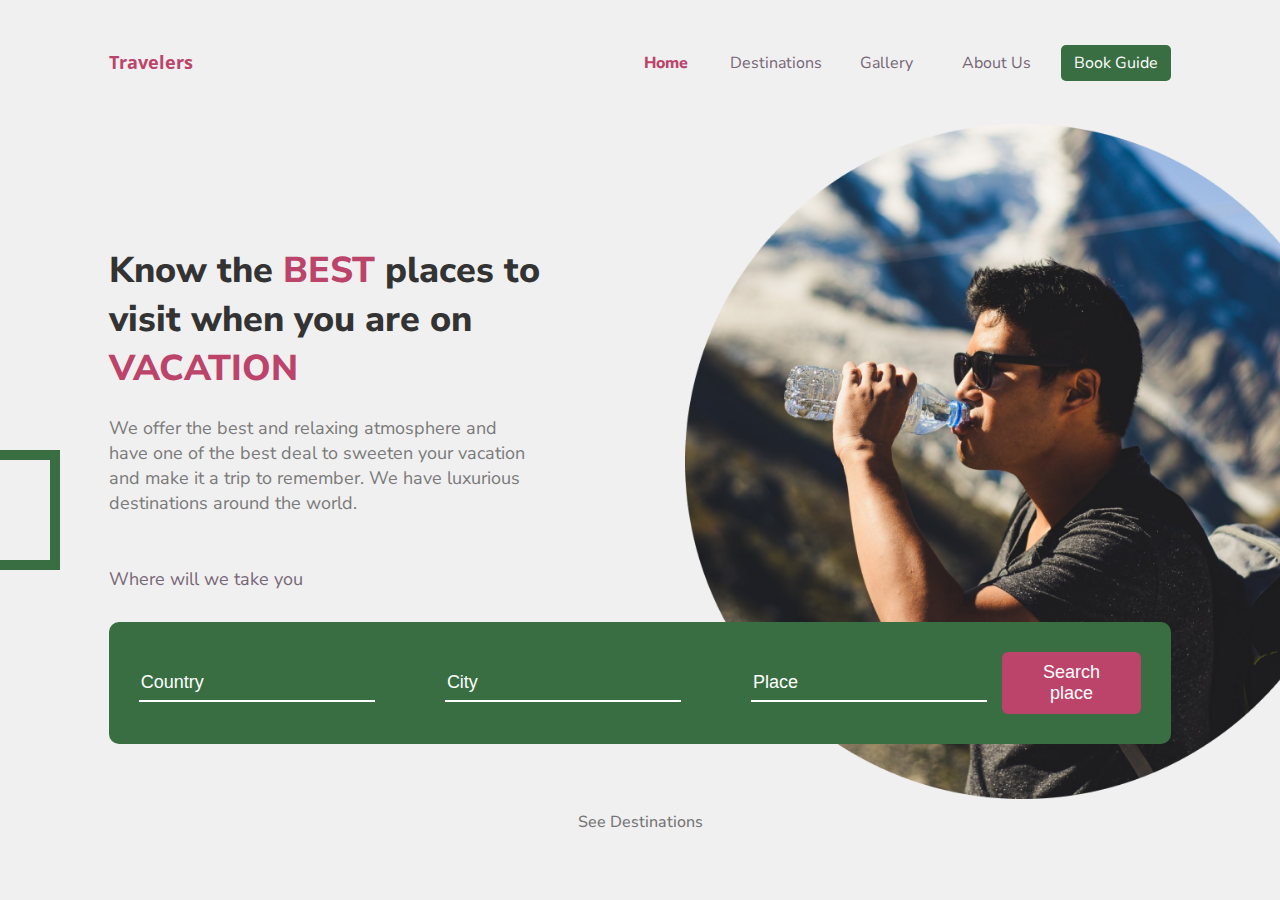
<file: 20 scss/index.html>
<!DOCTYPE html>
<html lang="en">

<head>
    <meta charset="UTF-8">
    <meta name="viewport" content="width=device-width, initial-scale=1.0">
    <link rel="stylesheet" href="style/reset.css">
    <link rel="stylesheet" href="https://cdnjs.cloudflare.com/ajax/libs/font-awesome/6.5.1/css/all.min.css"
        integrity="sha512-DTOQO9RWCH3ppGqcWaEA1BIZOC6xxalwEsw9c2QQeAIftl+Vegovlnee1c9QX4TctnWMn13TZye+giMm8e2LwA=="
        crossorigin="anonymous" referrerpolicy="no-referrer" />
    <link rel="stylesheet" href="style/pre.css">
    <title>Document</title>
</head>

<body>

    <section class="first-screen">

        <header>
            <div class="header-container container">
                <div class="logo">
                    <p>Travelers</p>
                </div>
                <div class="menu">
                    <ul class="menu-list">
                        <li><a href="" class="active">Home</a></li>
                        <li><a href="">Destinations</a></li>
                        <li><a href="">Gallery</a></li>
                        <li><a href="">About Us</a></li>
                        <li><a href="" class="menu-list-button">Book Guide</a></li>
                    </ul>
                </div>

            </div>

        </header>

        <main>

            <div class="main-container container">
                <div class="main-text">
                    <h1 class="title">Know the <span>best</span> places to visit when you are on
                        <span>vacation</span>
                    </h1>
                    <p class="description">We offer the best and relaxing atmosphere and have one of the best deal to
                        sweeten your vacation and make it a trip to remember. We have luxurious destinations around the
                        world.</p>
                </div>

                <div class="main-link"><a href="#" class="countries">Where will we take you<i
                            class="fa-solid fa-chevron-right fa-fade"
                            style="--fa-animation-duration: 2s; --fa-fade-opacity: 0.6;"></i></a>

                </div>

            </div>

            <div class="container">
                <section class="search-destination">
                    <div class="search-items">

                        <div class="country item">
                            <input type="text" placeholder="Country">
                            <i class="fa-solid fa-chevron-down"></i>
                        </div>

                        <div class="city item"><input type="text" placeholder="City"><i
                                class="fa-solid fa-chevron-down"></i></div>
                        <div class="place item"><input type="text" placeholder="Place"><i
                                class="fa-solid fa-chevron-down"></i></div>
                    </div>
                    <button class="serch-button">Search place</button>

                </section>
            </div>
        </main>
    <section class="destinations">
            <a href="#second-screen">See Destinations<i class="fa-solid fa-angles-down fa-fade"
                    style="--fa-animation-duration: 2s; --fa-fade-opacity: 0.6;"></i></a>

        </section>
    </section>

   <div class=" decor"></div>

</body>

</html>
</file>
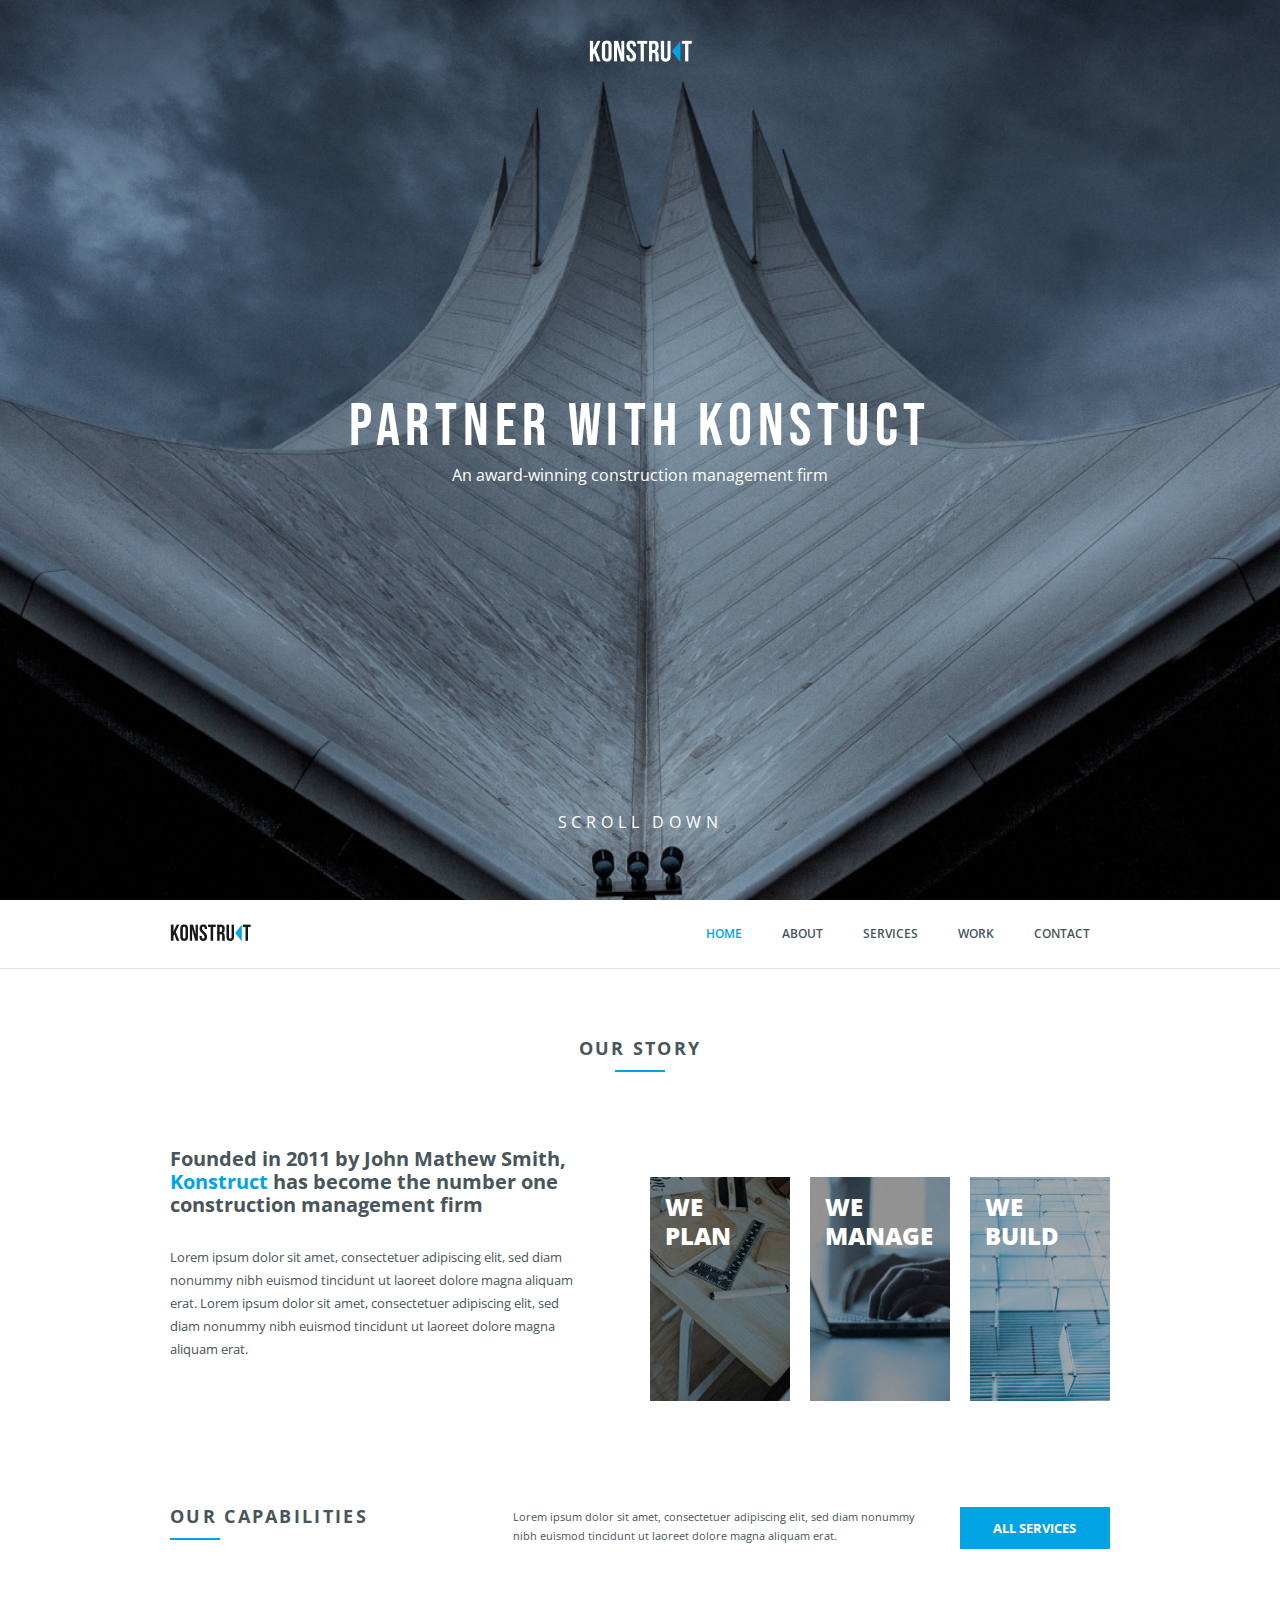
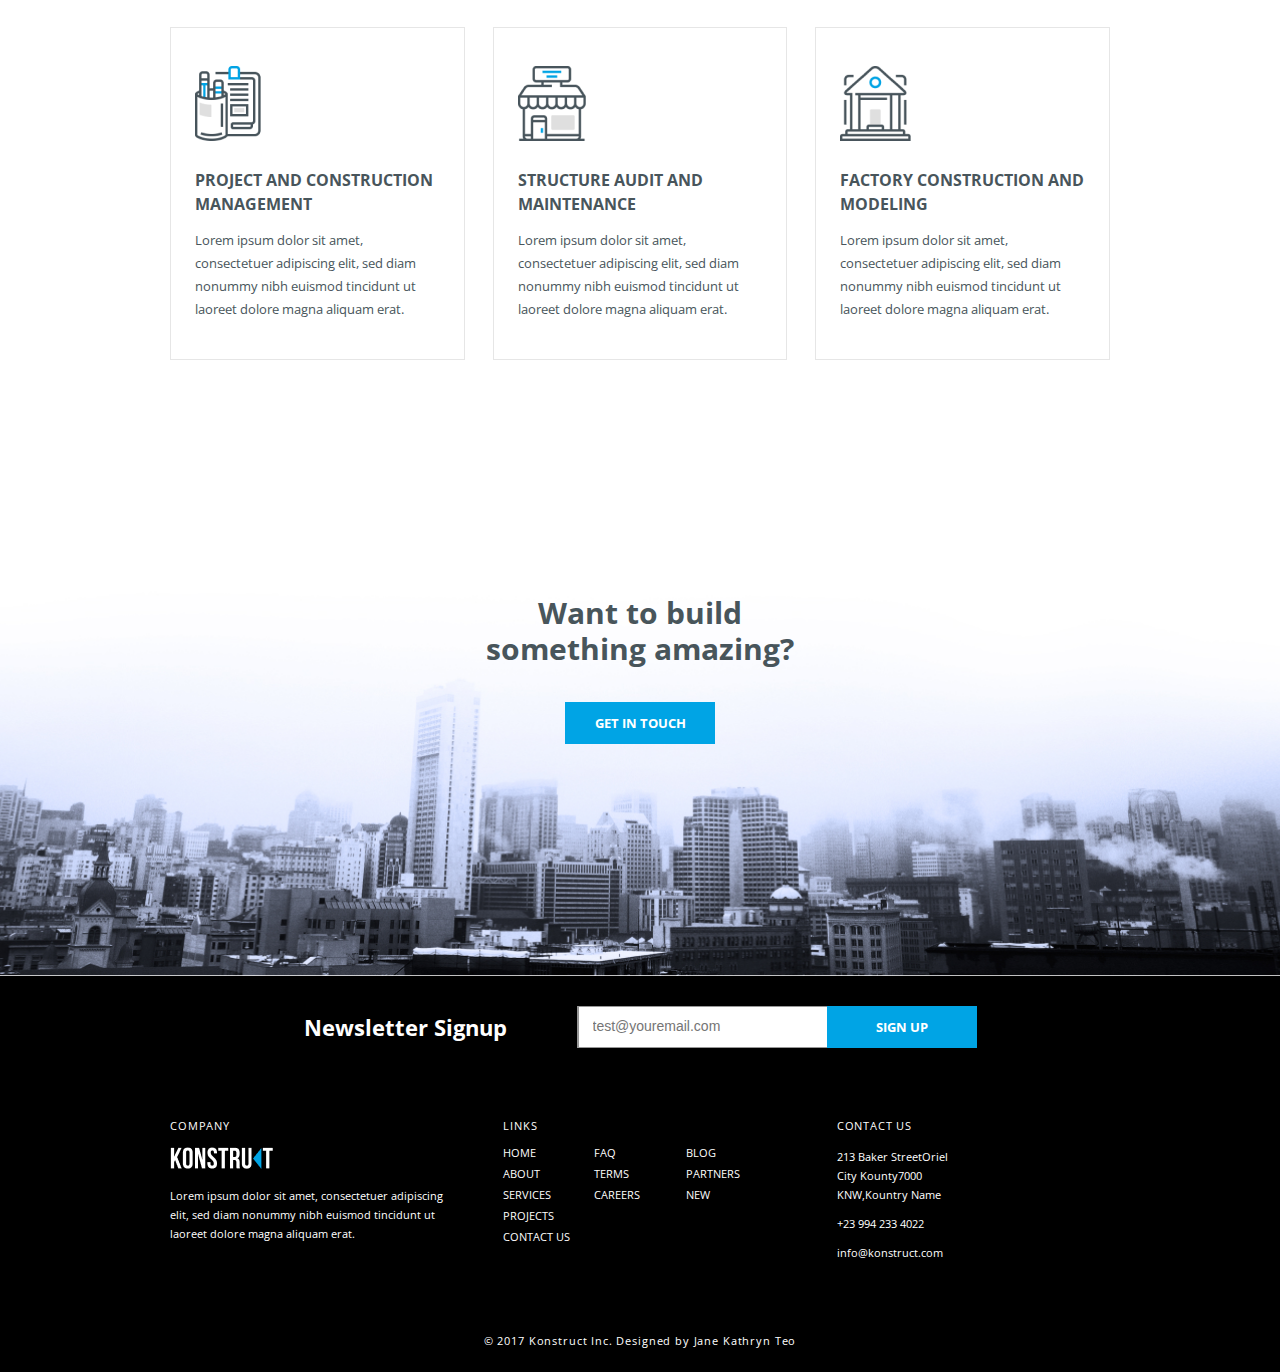
<file: 21/index.html>
<!DOCTYPE html>
<html lang="en">

<head>
    <meta charset="UTF-8">
    <meta name="viewport" content="width=device-width, initial-scale=1.0">
    <link rel="stylesheet" href="style/reset.css">
    <link rel="stylesheet" href="https://cdnjs.cloudflare.com/ajax/libs/font-awesome/6.5.1/css/all.min.css"
        integrity="sha512-DTOQO9RWCH3ppGqcWaEA1BIZOC6xxalwEsw9c2QQeAIftl+Vegovlnee1c9QX4TctnWMn13TZye+giMm8e2LwA=="
        crossorigin="anonymous" referrerpolicy="no-referrer" />
    <link rel="stylesheet" href="style/pre.css">
    <title>Document</title>
</head>

<body>
    <!-- HEADER -->
    <header>
        <div class="container">
            <section class="header">
                <div class="logo">
                    <img src="img/projeco-logo.png" alt="">
                </div>

                <div class="title">
                    <h1>PARTNER WITH KONSTUCT</h1>
                    <p>An award-winning construction management firm</p>
                </div>

                <p href="#main">SCROLL DOWN</p>
            </section>
        </div>
    </header>
    <!-- MAIN CONTENT -->

    <main>

        <!-- NAVBAR -->
        <nav>
            <div class="container">

                <sesction class="nav">
                    <div class="logo">
                        <a href="index.html" class="logo-link"><img src="img/projeco-logo-black.png" alt=""></a>

                    </div>

                    <button class="mobile-menu-button">
                        <span></span><span></span><span></span>
                    </button>



                    <ul class="menu">
                        <li><a href="#" class="menu-link active">HOME</a></li>
                        <li><a href="#" class="menu-link">ABOUT</a></li>
                        <li><a href="#" class="menu-link">SERVICES</a></li>
                        <li><a href="#" class="menu-link">WORK</a></li>
                        <li><a href="#" class="menu-link">CONTACT</a></li>
                    </ul>
                </sesction>
            </div>
        </nav>

        <div class="container">
            <!-- SECTION ABOUT -->
            <section class="about">


                <div class="about-title">
                    <h2>OUR STORY</h2>
                </div>

                <div class="about-description">
                    <p>Founded in 2011 by John Mathew Smith, <span>Konstruct</span> has become the number one
                        construction management
                        firm</p>
                    <p>Lorem ipsum dolor sit amet, consectetuer adipiscing elit, sed diam nonummy nibh euismod tincidunt
                        ut laoreet dolore magna aliquam erat. Lorem ipsum dolor sit amet, consectetuer adipiscing elit,
                        sed diam nonummy nibh euismod tincidunt ut laoreet dolore magna aliquam erat.</p>
                </div>

                <div class="objectives">
                    <div class="item item-1">
                        <p>WE</p>
                        <p>PLAN</p>
                    </div>
                    <div class="item item-2">
                        <p>WE</p>
                        <p>MANAGE</p>
                    </div>
                    <div class="item item-3">
                        <p>WE</p>
                        <p>BUILD</p>
                    </div>
                </div>

            </section>

            <!-- SERVICES SECTION -->
            <section class="services">

                <div class="capabilities">
                    <div class="capabilities-title">
                        <h2 class="no-wrap">OUR CAPABILITIES</h2>
                    </div>

                    <div class="capabilities-description">
                        <p>Lorem ipsum dolor sit amet, consectetuer adipiscing elit, sed diam nonummy nibh euismod
                            tincidunt ut laoreet dolore magna aliquam erat.</p>
                        <button class="button">ALL SERVICES</button>
                    </div>
                </div>

                <div class="services-item">
                    <img src="img/Bitmap1.png" alt="">
                    <h3>PROJECT AND CONSTRUCTION MANAGEMENT</h3>
                    <p>Lorem ipsum dolor sit amet, consectetuer adipiscing elit, sed diam nonummy nibh euismod tincidunt
                        ut laoreet dolore magna aliquam erat.</p>
                </div>

                <div class="services-item">
                    <img src="img/Bitmap.png" alt="">
                    <h3>STRUCTURE AUDIT AND MAINTENANCE</h3>
                    <p>Lorem ipsum dolor sit amet, consectetuer adipiscing elit, sed diam nonummy nibh euismod tincidunt
                        ut laoreet dolore magna aliquam erat.</p>
                </div>

                <div class="services-item">
                    <img src="img/Bitmap 3.png" alt="">
                    <h3>FACTORY CONSTRUCTION AND MODELING</h3>
                    <p>Lorem ipsum dolor sit amet, consectetuer adipiscing elit, sed diam nonummy nibh euismod tincidunt
                        ut laoreet dolore magna aliquam erat.</p>
                </div>

            </section>

        </div>

        <!-- GET IN TOUCH SECTION -->
        <section class="contact">
            <div class="container">
                <p>Want to build <br> something amazing?</p>
                <button>GET IN TOUCH</button>
            </div>

        </section>

        <!-- EMAIL SECTION -->

        <section class="email">
            <div class="container">
                <form action="#">
                    <label for="email">Newsletter Signup</label>
                    <input type="email" id="email" name="email" placeholder="test@youremail.com">
                    <button type="submit">Sign Up</button>
                </form>
            </div>
        </section>

    </main>

    <!-- FOOTER CONTENT -->

    <footer>
        <div class="container">

            <section class="footer">

                <div class="company">
                    <h4>COMPANY</h4>
                    <div class="logo"><img src="img/projeco-logo.png" alt="">
                    </div>
                    <p class="company-text">Lorem ipsum dolor sit amet, consectetuer adipiscing elit, sed diam nonummy
                        nibh euismod tincidunt ut laoreet dolore magna aliquam erat.</p>
                </div>

                <div class="links">
                    <h4>LINKS</h4>
                    <div class="wrapper">
                        <ul class="links-group-1">
                            <li><a href="" class="footer-link">home</a></li>
                            <li><a href="" class="footer-link">about</a></li>
                            <li><a href="" class="footer-link">services</a></li>
                            <li><a href="" class="footer-link">projects</a></li>
                            <li><a href="" class="footer-link">contact us</a></li>
                        </ul>
                        <ul class="links-group-2">
                            <li><a href="" class="footer-link">faq</a></li>
                            <li><a href="" class="footer-link">terms</a></li>
                            <li><a href="" class="footer-link">careers</a></li>
                        </ul>
                        <ul class="links-group-3">
                            <li><a href="" class="footer-link">blog</a></li>
                            <li><a href="" class="footer-link">partners</a></li>
                            <li><a href="" class="footer-link">new</a></li>
                        </ul>
                    </div>

                </div>

                <div class="contacts">
                    <h4>CONTACT US</h4>

                    <div class="wrapper">
                        <div class="contacts-info">
                            <p>213 Baker StreetOriel City Kounty7000 KNW,Kountry Name</p>
                            <p>+23 994 233 4022</p>
                            <p>info@konstruct.com</p>
                        </div>
                        <div class="social-links">
                            <div class="facebook"><a href=""><i class="fa-brands fa-square-facebook"></i></a></div>
                            <div class="twitter"><a href=""><i class="fa-brands fa-twitter"></i></a></div>
                            <div class="google"><a href=""><i class="fa-brands fa-google"></i></a></div>
                        </div>
                    </div>

                </div>

                <div class="copyright">
                    <p>© 2017 Konstruct Inc. Designed by Jane Kathryn Teo</p>
                </div>

            </section>

        </div>
    </footer>


</body>

</html>
</file>
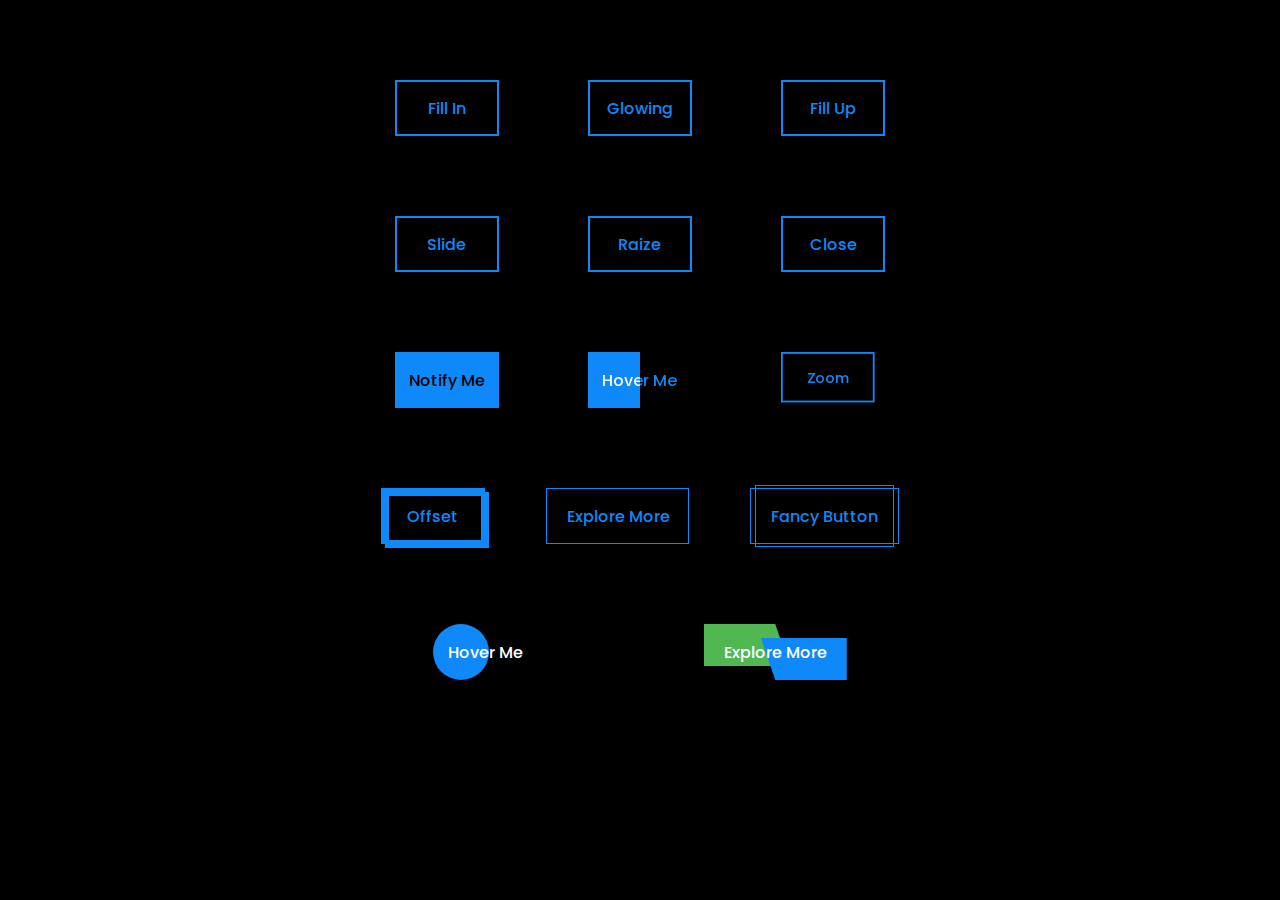
<file: 22/index.html>
<!DOCTYPE html>
<html lang="en">
<head>
    <meta charset="UTF-8">
    <meta name="viewport" content="width=device-width, initial-scale=1.0">
    <title>Animation</title>
    <link rel="stylesheet" href="style/style.css">
    <link rel="stylesheet" href="https://cdnjs.cloudflare.com/ajax/libs/font-awesome/6.4.2/css/all.min.css" integrity="sha512-z3gLpd7yknf1YoNbCzqRKc4qyor8gaKU1qmn+CShxbuBusANI9QpRohGBreCFkKxLhei6S9CQXFEbbKuqLg0DA==" crossorigin="anonymous" referrerpolicy="no-referrer" />
</head>
<body>
    <div class="container">
        <button class="fill-in">
            Fill in
        </button>
        <button class="glowing">
            Glowing
        </button>
        <button class="fill-up">
            Fill up
        </button>
        <button class="slide">
            Slide
        </button>
        <button class="raize">
            Raize
        </button>
        <button class="close">
            Close
        </button>
        <button class="notify-me">
            Notify me
        </button>
        <button class="hover-me">
            Hover me
        </button>
        <button class="zoom">
            Zoom
        </button>
        <button class="offset">
            Offset
        </button>
        <button class="explore-more">
            Explore more <i class="fa-solid fa-arrow-right"></i>
        </button>
        <button class="fancy-button">
            Fancy button
        </button>
        <button class="circle-hover-me">
            Hover me
        </button>
        <button class="square-explore-more">
            Explore more
        </button>
    </div>
</body>
</html>
</file>
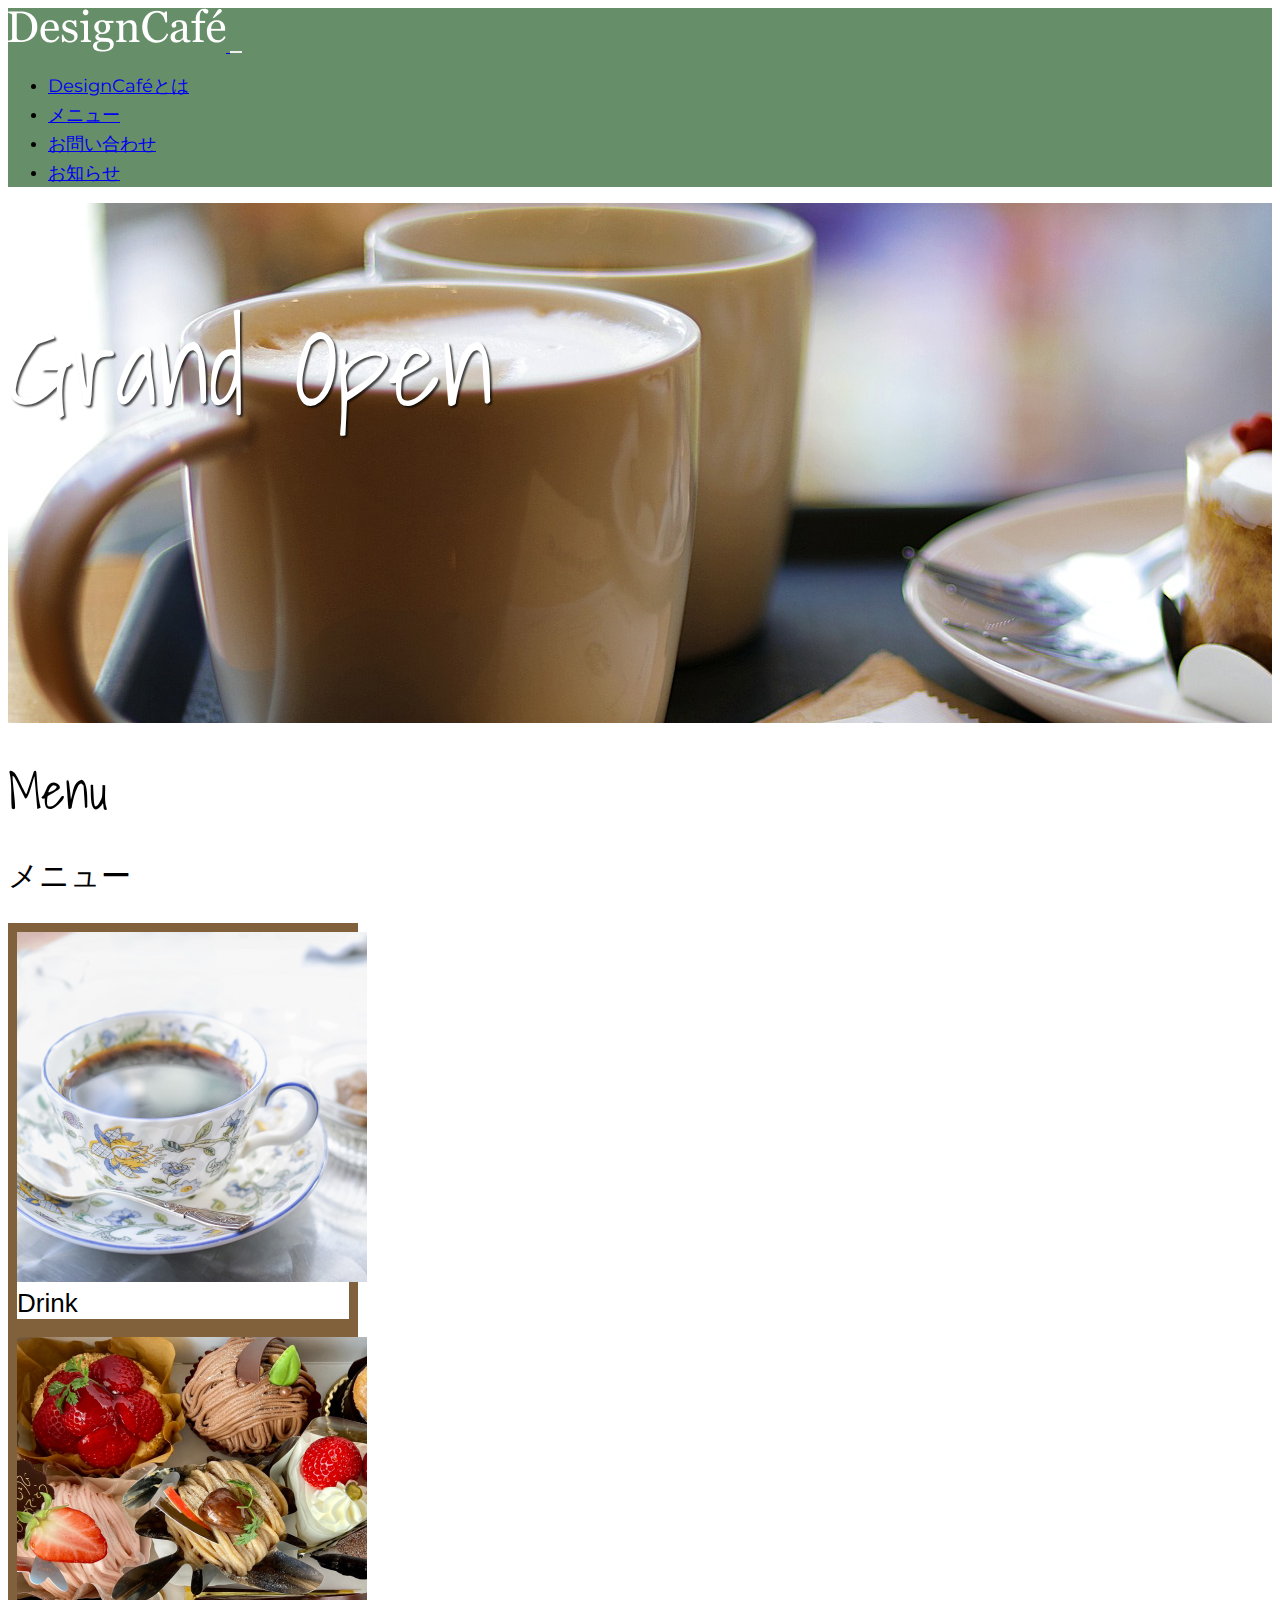
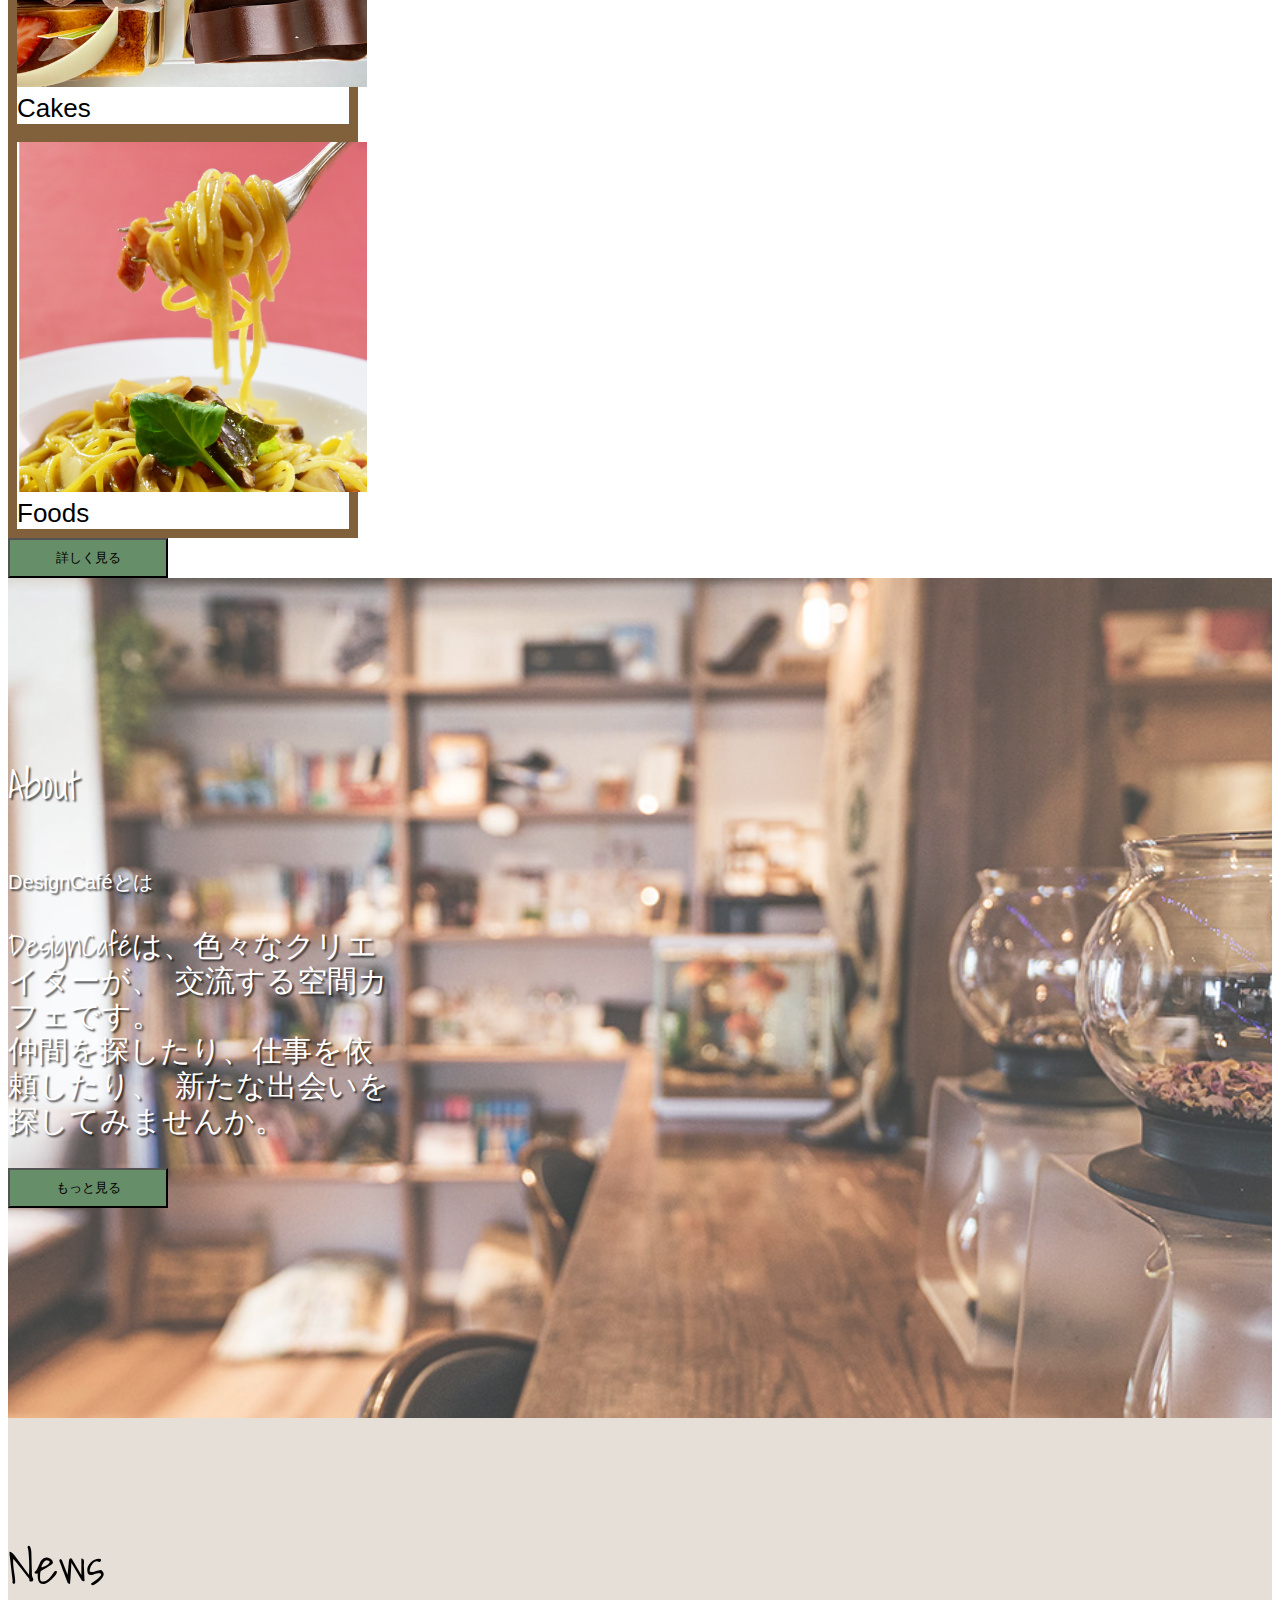
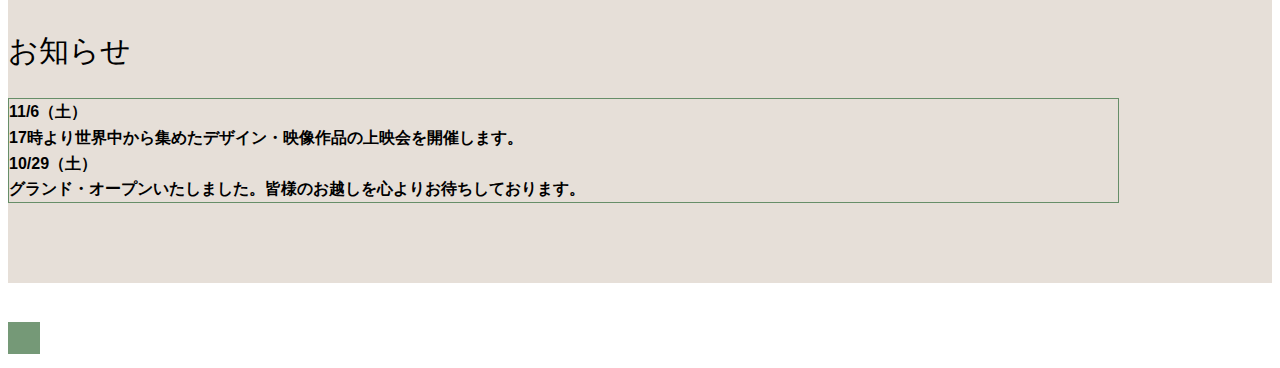
<file: 25/index.html>
<!doctype html>
<html lang="en">
  <head>
    <meta charset="utf-8">
    <meta name="viewport" content="width=device-width, initial-scale=1">
    <title>Bootstrap demo</title>
    <link rel="stylesheet" href="https://cdnjs.cloudflare.com/ajax/libs/font-awesome/6.5.2/css/all.min.css" integrity="sha512-SnH5WK+bZxgPHs44uWIX+LLJAJ9/2PkPKZ5QiAj6Ta86w+fsb2TkcmfRyVX3pBnMFcV7oQPJkl9QevSCWr3W6A==" crossorigin="anonymous" referrerpolicy="no-referrer" />
    <link href="https://cdn.jsdelivr.net/npm/bootstrap@5.3.1/dist/css/bootstrap.min.css" rel="stylesheet" integrity="sha384-4bw+/aepP/YC94hEpVNVgiZdgIC5+VKNBQNGCHeKRQN+PtmoHDEXuppvnDJzQIu9" crossorigin="anonymous">
    <link rel="stylesheet" href="style/style.css">
  </head>
  <body>
    <header> 
        <div class="container">
            <nav class="navbar navbar-expand-lg py-3">
                <div class="container-fluid">
                <a class="navbar-brand" href="#">
                    <img src="img/DesignCafé.png" alt="logo">
                </a>
                <button class="navbar-toggler" type="button" data-bs-toggle="collapse" data-bs-target="#navbarSupportedContent" aria-controls="navbarSupportedContent" aria-expanded="false" aria-label="Toggle navigation">
                    <span class="navbar-toggler-icon"></span>
                </button>
                <div class="collapse navbar-collapse justify-content-end" id="navbarSupportedContent">
                    <ul class="navbar-nav mb-2 mb-lg-0">
                    <li class="nav-item ms-5">
                        <a class="nav-link link-light" aria-current="page" href="#">DesignCaféとは</a>
                    </li>
                    <li class="nav-item ms-5">
                        <a class="nav-link link-light" href="#">メニュー</a>
                    </li>
                    <li class="nav-item ms-5">
                        <a class="nav-link link-light" href="#">お問い合わせ</a>
                    </li>
                    <li class="nav-item ms-5">
                        <a class="nav-link link-light" href="#">お知らせ</a>
                    </li>
                    </ul>
                </div>
                </div>
            </nav>            
        </div>
    </header>
    <section class="top-bg-section d-flex align-items-center">
        <h1 class="text-center w-100">
            Grand Open
        </h1>
    </section>
    <section class="menu py-5">
        <div class="container">
            <div class="row">
                <div class="col">
                    <h3 class="title text-center">
                        Menu
                    </h3>
                    <p class="text-center subtitle mb-5">メニュー</p>
                </div>
            </div>
            <div class="row">
                <div class="col-xs-12 menu-circle mx-auto col-md-4 mb-2">
                    <div class="col rounded-circle overflow-hidden position-relative div-items-color">
                        <img class="w-100" src="img/drinks 1.png" alt="drink">
                        <div class="position-absolute bottom-0 text-center p-5 w-100 div-text-absolut">
                            <span>Drink</span>
                        </div>
                    </div>
                </div>
                <div class="col-xs-12 menu-circle mx-auto col-md-4 mb-2">
                    <div class="col rounded-circle overflow-hidden position-relative div-items-color">
                        <img class="w-100" src="img/drinks 2.png" alt="cakes">
                        <div class="position-absolute bottom-0 text-center p-5 w-100 div-text-absolut">
                            <span>Cakes</span>
                        </div>
                    </div>
                </div>
                <div class="col-xs-12 menu-circle mx-auto col-md-4 mb-2">
                    <div class="col rounded-circle overflow-hidden position-relative div-items-color">
                        <img class="w-100" src="img/drinks 1 (1).png" alt="foods">
                        <div class="position-absolute bottom-0 text-center p-5 w-100 div-text-absolut">
                            <span>Foods</span>
                        </div>
                    </div>
                </div>
            </div>
            <div class="row justify-content-center">
                <button class="text-center bg-button link-light border-0 mt-4 rounded-pill d-flex align-items-center justify-content-around">
                    詳しく見る
                    <i class="fa-solid fa-angle-right"></i>
                </button>
            </div>
        </div>
    </section>
    <section class="about">
        <div class="container">
            <div class="row">
                <div class="col-sm-12 col-md-4 mx-auto about-block">
                    <h4 class="about-title text-center mb-0">
                        About
                    </h4>
                    <h5 class="text-center about-subtitle mb-4">
                        DesignCaféとは
                    </h5>
                    <p class="about-subtitle subtitle pt-3 text-center mb-2">
                        DesignCaféは、色々なクリエイターが、
                        交流する空間カフェです。<br>
                        仲間を探したり、仕事を依頼したり、
                        新たな出会いを探してみませんか。
                    </p>
                    <div class="row justify-content-center">
                        <button class="text-center bg-button link-light border-0 mt-5 rounded-pill d-flex align-items-center justify-content-around">
                            もっと見る
                            <i class="fa-solid fa-angle-right"></i>
                        </button>
                    </div>
                </div>
            </div>
        </div>
    </section>
    <section class="news">
        <div class="container">
            <div class="row pb-5">
                <div class="col">
                    <h3 class="title text-center">
                        News
                    </h3>
                    <p class="text-center subtitle">お知らせ</p>
                </div>
            </div>
            <div class="row news-block bg-light mx-auto p-4">
                <div class="col-md-2 col-sm-12 p-0">
                    11/6（土）
                </div>
                <div class="col-md-9 col-sm-12 p-0">
                    17時より世界中から集めたデザイン・映像作品の上映会を開催します。
                </div>
                <div class="col-md-2  col-sm-12 p-0"> 
                    10/29（土）
                </div>
                <div class="col-md-9 col-sm-12 p-0">
                    グランド・オープンいたしました。皆様のお越しを心よりお待ちしております。
                </div>
            </div>
        </div>
    </section>
    <footer class="pt-4 pb-5 bg-black">
        <div class="container">
            <div class="row footer-row">
                <div class="col-xs-12 col-md-6">
                    <a class="d-block mb-2 fs-6 footer-link text-decoration-none" href="#">東京都港区赤坂xx-xx</a>
                    <a class="d-block mb-2 fs-6 footer-link text-decoration-none" href="tel:+0399999999">(03) 9999-9999</a>
                    <a class="d-block mb-2 fs-6 footer-link text-decoration-none" href="mailto:contact@designcafe.com">contact@designcafe.com</a>
                </div>
                <div class="col-xs-12 col-md-6 div-text-end">
                    <span class="mb-2 fs-6">(c) 2022 DesignCafé. All rights reserved.</span>
                </div>
            </div>
        </div>
    </footer>
    <button class="position-fixed button-to-top rounded-circle">
        <i class="fa-solid fa-caret-up"></i>
    </button>
    <script src="https://cdn.jsdelivr.net/npm/bootstrap@5.3.1/dist/js/bootstrap.bundle.min.js" integrity="sha384-HwwvtgBNo3bZJJLYd8oVXjrBZt8cqVSpeBNS5n7C8IVInixGAoxmnlMuBnhbgrkm" crossorigin="anonymous"></script>
  </body>
</html>
</file>
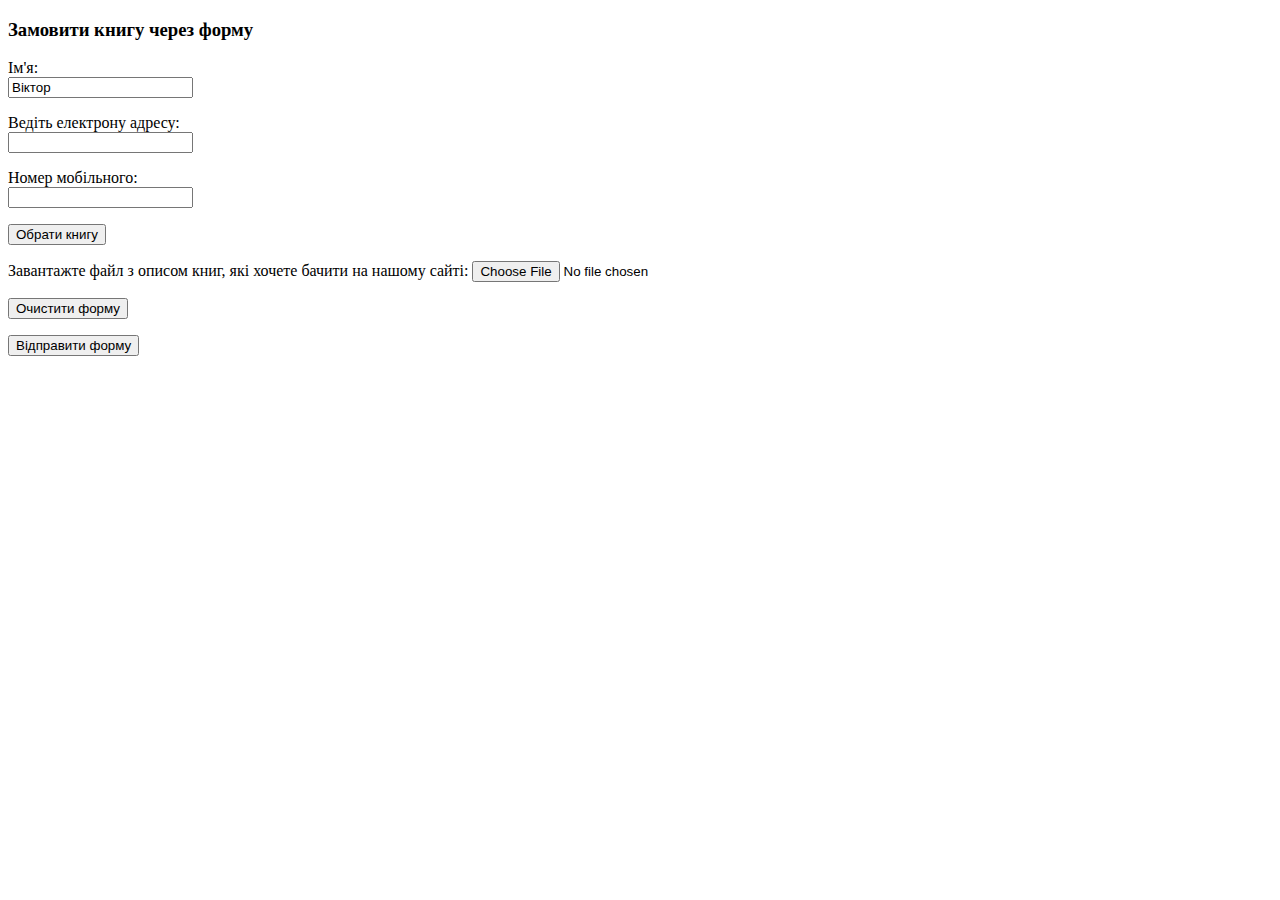
<file: form.html>
<!DOCTYPE html>
<html lang="en">
<head>
    <meta charset="UTF-8">
    <meta name="viewport" content="width=device-width, initial-scale=1.0">
    <title>Document</title>
</head>
<body>
    <h3> Замовити книгу через форму</h3>
    <form action="#">
        <label for="fname"> Ім'я:</label><br>
        <input type="text" id="fname" name="fname" value="Віктор"><br>
        <p></p>
  <label for="email"> Ведіть електрону адресу:</label> <br>
  <input type="email" id="email" name="email" required>
  <p></p>

  <label for="phone">Номер мобільного:</label><br>
  <input type="tel" id="phone" name="phone">
  <p></p>
  <input type="button" onclick="alert('Ліна Костенко Вітрила')" value="Обрати книгу"> 
  <p></p>
<label for="myfile">Завантажте файл з описом книг, які хочете бачити на нашому сайті:</label>
<input type="file" id="myfile" name="myfile">
<p></p>
<input type="reset" value="Очистити форму">
<p></p>
<input type="submit" value="Відправити форму">
</form>
</body>
</html>
</file>
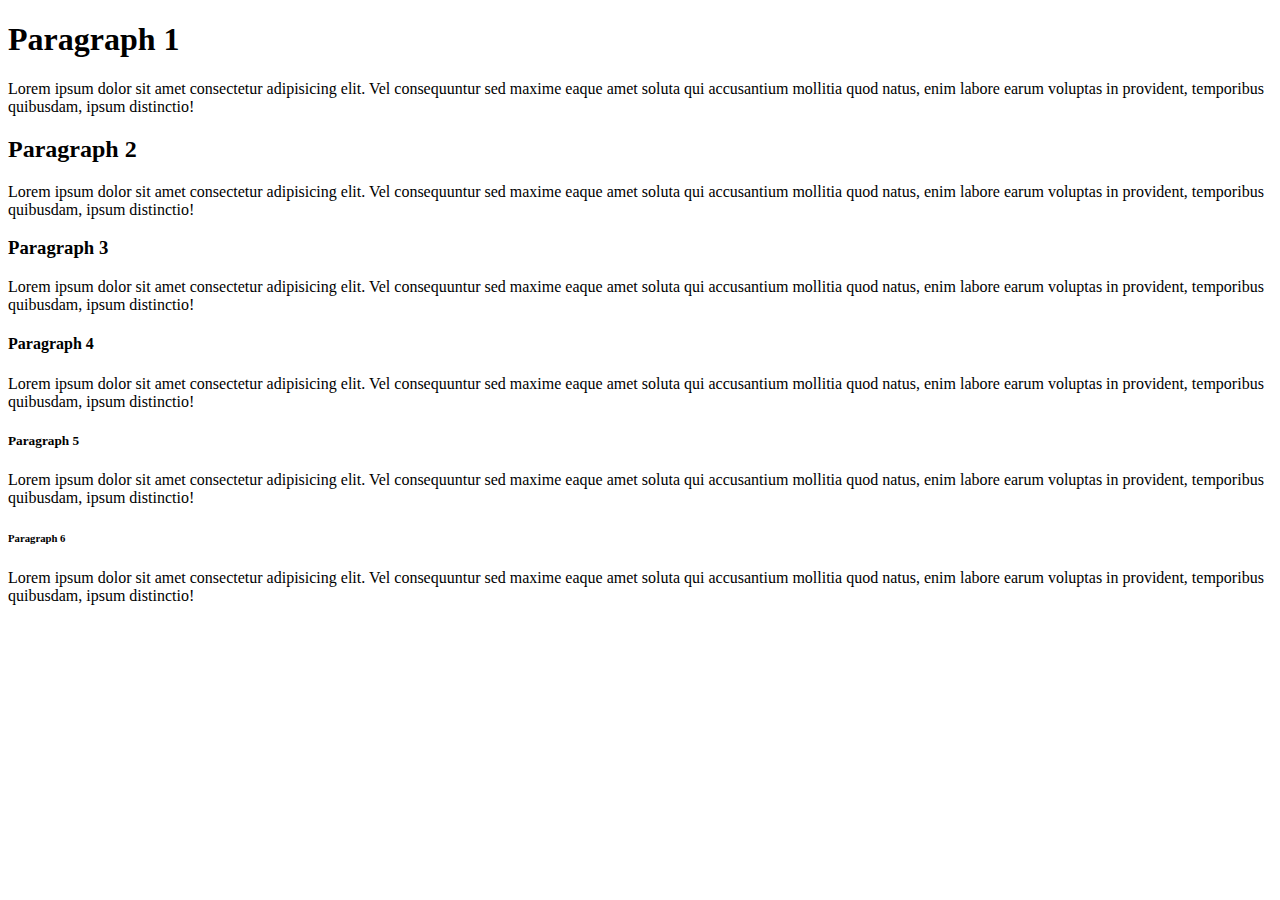
<file: hw.html>
<!DOCTYPE html>
<html lang="en">
<head>
    <meta charset="UTF-8">
    <meta name="viewport" content="width=device-width, initial-scale=1.0">
    <title>Document</title>
</head>
<body>
    <!--Теги заголовки h1-6-->
    <h1>Paragraph 1</h1>
    <p>Lorem ipsum dolor sit amet consectetur adipisicing elit. Vel consequuntur sed maxime eaque amet soluta qui accusantium mollitia quod natus, enim labore earum voluptas in provident, temporibus quibusdam, ipsum distinctio!</p>
    <h2>Paragraph 2</h2>
    <p>Lorem ipsum dolor sit amet consectetur adipisicing elit. Vel consequuntur sed maxime eaque amet soluta qui accusantium mollitia quod natus, enim labore earum voluptas in provident, temporibus quibusdam, ipsum distinctio!</p>
    <h3>Paragraph 3</h3>
    <p>Lorem ipsum dolor sit amet consectetur adipisicing elit. Vel consequuntur sed maxime eaque amet soluta qui accusantium mollitia quod natus, enim labore earum voluptas in provident, temporibus quibusdam, ipsum distinctio!</p>
    <h4>Paragraph 4</h4>
    <p>Lorem ipsum dolor sit amet consectetur adipisicing elit. Vel consequuntur sed maxime eaque amet soluta qui accusantium mollitia quod natus, enim labore earum voluptas in provident, temporibus quibusdam, ipsum distinctio!</p>
    <h5>Paragraph 5</h5>
    <p>Lorem ipsum dolor sit amet consectetur adipisicing elit. Vel consequuntur sed maxime eaque amet soluta qui accusantium mollitia quod natus, enim labore earum voluptas in provident, temporibus quibusdam, ipsum distinctio!</p>
    <h6>Paragraph 6</h6>
    <p>Lorem ipsum dolor sit amet consectetur adipisicing elit. Vel consequuntur sed maxime eaque amet soluta qui accusantium mollitia quod natus, enim labore earum voluptas in provident, temporibus quibusdam, ipsum distinctio!</p>
</body>
</html>
</file>
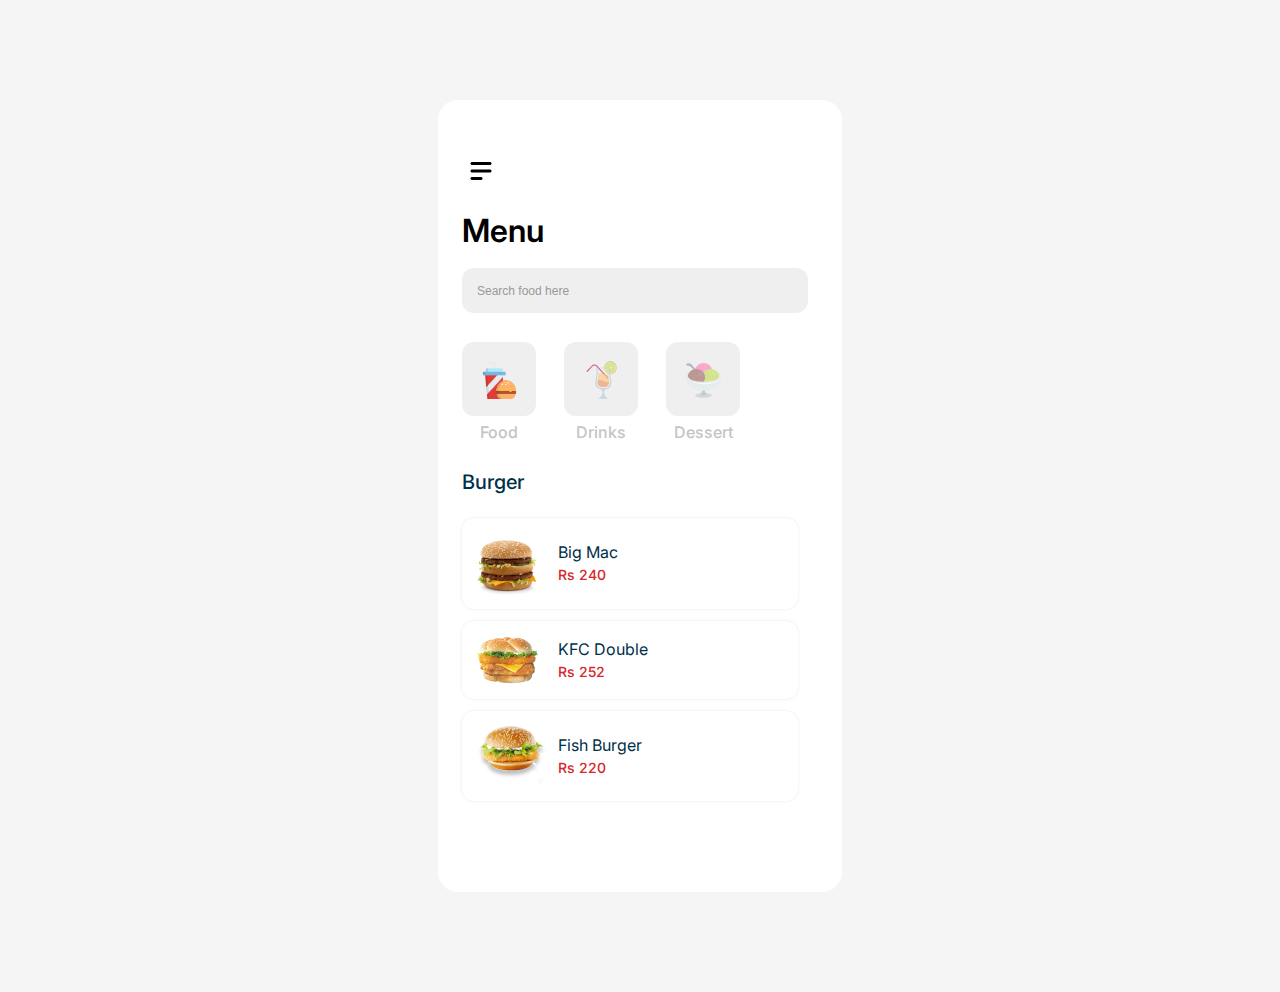
<file: 07/menu.html>
<!DOCTYPE html>
<html lang="en">

<head>
    <meta charset="UTF-8">
    <meta name="viewport" content="width=device-width, initial-scale=1.0">
    <link rel="stylesheet" href="css/reset.css">
    <link rel="stylesheet" href="css/style.css">
    
    <title>Document</title>
</head>
<body>
    <div class="container">
        <button class="menu button">
            <img src="img/Group 1 (2).png" alt="menu button">
        </button>
        <h1 class="page-title">Menu</h1>
        <form action="">
            <input class="menu-search" placeholder="Search food here" type="text">
        </form>
        <ul class="menu-list">
            <li class="menu-list__item">
                <div class="list-item__image ">
                    <img class="" src="img\image 4.png" alt="">
    </div>
    <p class="list-item__name">Food</p>
</li>
<li class="menu-list__item">
    <div class="list-item__image">
        <img class="" src="img\Group 6.png" alt="">
        
    </div>
    <p class="list-item__name">Drinks</p>
</li>
<li class="menu-list__item">
    <div class="list-item__image">
        <img class="" src="img\Group 5.png" alt="">
    </div>
    <p class="list-item__name">Dessert</p>
</li>
</ul>

<div class="menu-items">
<h2 class="menu-items__title">
    Burger
</h2>

    <div class="menu-item__card">
        <div class="item-card__image">
            <img src="img/5882482de81acb96424ffaac 1.png" alt="">
        </div>
        <div class="item-card__text">
            <p class="item-card__name">
                Big Mac
            </p>
            <p class="item-card__price">
                Rs 240
            </p>
        </div>
    </div>
   <div class="menu-item__card">
        <div class="item-card__image">
            <img src="img\590607a10cbeef0acff9a646 1.png" alt="">
        </div>
        <div class="item-card__text">
            <p class="item-card__name">
                KFC Double
            </p>
            <p class="item-card__price">
                Rs 252
            </p>
        </div>
    </div>

    <div class="menu-item__card">
        <div class="item-card__image">
            <img src="img\58824b29e81acb96424ffab8 1 (1).png" alt="">
        </div>
        <div class="item-card__text">
            <p class="item-card__name">
                Fish Burger
            </p>
            <p class="item-card__price">
                Rs 220
            </p>
        </div>
   </div>
   </div>
   </div>
</body>
</html>
</file>
<file: 09/style.css>
* {
    background-color: E5E5E5;
    box-sizing: border-box;
}

.block-container1 {
    width: 512px;
    height: 512px;
    background-color: black;
    text-align: center;
    position: absolute;
    z-index: 2;
}

#Diia {
    box-sizing: border-box;
    /*width: 310px;
    height: 182px;*/
    padding-top: 128px;
    /*padding-left: 101px;
    padding-right: 101px;
    padding-bottom: 201px;*/
    color: aliceblue;
}

.flag-color {
    border-radius: 6px;
    width: 80px;
    height: 60px;
    background: linear-gradient(180deg, #2137fc 0%, #2137fb 50.01%, #ffd84b 50.04%, #ffd84b 100%);
    /* text-align: center;*/
    margin-top: 32px;
    margin-left: auto;
    margin-right: auto;

}


.block-container2 {
    width: 512px;
    height: 512px;
    background: linear-gradient(180deg, #2137fc 0%, #2137fb 50.01%, #ffd84b 50.04%, #ffd84b 100%);
    text-align: center;
    position: absolute;
    top: 395px;
    left: 441px;
    z-index: 3;
    box-sizing: border-box;
}



#glyph1 {
    position: relative;
    z-index: 4;
    top: 140px;

}

.block-container3 {
    width: 512px;
    height: 512px;
    border-bottom: 2px solid #2137fc;
    border-top: 2px solid #2137fc;
    /* background-color: yellow;*/
    text-align: center;
    position: absolute;
    top: 855px;
    left: 870px;
    z-index: 2;
    box-sizing: border-box;
    box-shadow: 0 4px 4px 0 rgba(0, 0, 0, 0.25);

}

.circle {
    width: 444px;
    height: 444px;
    background-color: yellow;
    border-radius: 50%;
    /*border: solid white 50px;
    border-radius: 256px;
    background-color: transparent;*/
    position: absolute;
    z-index: 5;
    top: 34px;
    right: 34px;
    bottom: 34px;
    left: 34px;
}



#blue1 {
    width: 444px;
    height: 216px;
    position: absolute;
    z-index: 6;
    left: 0px;

}

#Glyph2 {
    width: 358px;
    height: 203px;
    top: 185px;
    position: absolute;
    z-index: 7;
    left: 40px;

}
</file>
<file: 10.11/styles/style.css>
*{
  box-sizing: border-box;
}
body{
  background-color: rgba(0, 161, 198, 0.05);
  font-family: 'IBM Plex Sans', sans-serif;
}
p{
  margin: 0;
}
.container{
  width: 1240px;
  margin: 0 auto;
}
h1{
  color: #2D3640;
  font-size: 48px;
  font-style: normal;
  font-weight: 400;
  line-height: 80px; /* 166.667% */
  letter-spacing: -0.5px;
  margin: 142px 0 10px 0;
}
h1 strong{
  font-weight: 600;
}
.introText{
  color: #2B292D;
  font-size: 20px;
  font-style: normal;
  font-weight: 400;
  line-height: 40px; /* 200% */
  width: 695px;
  margin: 10px 0 50px 0;
}
.clearfix::after {
  content: "";
  clear: both;
  display: table;
}
.developer{
  width: 295px;
  height: 470px;
  background-color: #FFF;
  border: 1px solid #EAEDF2;
  border-radius: 20px;
  filter: drop-shadow(0px 0px 10px rgba(45, 54, 64, 0.05));

  float: left;
  margin: 40px 10px;
}
.developer:first-of-type{
  margin-left: 0;
}
.developer:last-of-type{
  margin-right: 0;
}
.photoContainer{
  width: 120px;
  height: 120px;
  margin: 0 auto;
  border-radius: 50%;
  background-color: #EFF3F8;
  border: 2.86px solid #EFF3F8;
  margin: 56px auto 24px auto;
  overflow: hidden;
}
.photoContainer img{
  display: block;
  height: auto;
  position: relative;
}
.developerData{
  text-align: center;
}
.developerData h3{
  color: #2D3640;
  text-align: center;
  font-size: 20px;
  font-style: normal;
  font-weight: 700;
  line-height: normal;
  letter-spacing: -0.625px;
  margin: 34px 0 4px;
}
.developerData p{
  color: #4B4F52;
  font-size: 16px;
  font-style: normal;
  font-weight: 300;
  line-height: normal;
  margin-bottom: 33px;
}
.skillLogo{
  display: inline-block;
  width: 50px;
  height: 50px;
  border-radius: 25px;
  overflow: hidden;
  margin: 33px 7.5px;
  line-height: 50px;
}
.skillLogo img{
  display: inline-block;
  vertical-align: middle;
}
.VueJS{
  background-color: #41B883;
}
.Angular{
  background-color: #34474F;
}
.Flutter{
  background-color: #202124;
}
.ReactJS{
  background-color: #61DAFB;
}
.Java{
  background-color: #D63033;
}
  .Natino{
    background-color:#0AA9D7;
  }

.Html{
  background-color: #E44E25;
}
.Css{
  background-color: #1073BB;
}
</file>
<file: 13-14/style/style.css>
@import url('https://fonts.googleapis.com/css2?family=Catamaran:wght@100..900&family=Geologica:wght@100..900&family=IBM+Plex+Sans:ital,wght@0,100;0,200;0,300;0,400;0,500;0,600;0,700;1,100;1,200;1,300;1,400;1,500;1,600;1,700&family=Nunito+Sans:ital,opsz,wght@0,6..12,200..1000;1,6..12,200..1000&display=swap');
@import url('https://fonts.googleapis.com/css2?family=Catamaran:wght@100..900&family=Geologica:wght@100..900&family=IBM+Plex+Sans:ital,wght@0,100;0,200;0,300;0,400;0,500;0,600;0,700;1,100;1,200;1,300;1,400;1,500;1,600;1,700&family=Nunito+Sans:ital,opsz,wght@0,6..12,200..1000;1,6..12,200..1000&family=Roboto:ital,wght@0,100;0,300;0,400;0,500;0,700;0,900;1,100;1,300;1,400;1,500;1,700;1,900&display=swap');
*{
    box-sizing: border-box;
}

body{
    font-size: 16px;
    position: relative;
    background-color: #fff;
    font-family: "Nunito Sans", sans-serif;
    font-family: "Roboto", sans-serif;
    font-style: normal;
    padding-bottom: 45px;
}
.body::after{
    content: "";
    display: block;
    position: absolute;
    width: 118px;
    top: 0;
    bottom: 0;
    left: 13%;
    background-color: #f9f9f9;
    z-index: -1;
}
.container{
    width: 82%;
    margin: 0 auto;
}
/* header */
header{
    padding: 55px 0;
}
header .container{
    display: flex;
    justify-content: space-between;
    align-items: center;
}
.logo:hover{
    opacity: 0.8;
}
nav a{
    display: inline-block;
    position: relative;
    color: #000;
    text-decoration: none;
    margin-right: 35px;
    font-size: 19px;
    font-weight: 400;
    line-height: 120%;
    letter-spacing: 1px;
}
nav a:last-child{
    margin-right: 0;
}
nav a::after{
    content: "";
    display: none;
    width: 7px;
    height: 7px;
    border-radius: 100%;
    background-color: #f2994a;
    position: absolute;
    margin: 0 50%;
    bottom: -16px;
}
nav a.active::after,
nav a.hover::after{
    display: block;
} 
.search-block input{
    font-size: 19px;
    font-weight: 400;
    line-height: 120%;
    letter-spacing: 1px;
    color: #000;
    border: none;
    padding: o 16px;
}
.search-block button{
    background-color: white;
    border: none;
}
.search-block input:focus-visible{
    outline: none;
}
/* content */
.content{
    padding: 110px 0 50px;
}
.content .container{
    display: flex;
    justify-content: space-between;
}
.image-block{
    width: 35%;
}
.image-block img{
    width: 100%;
}
.text-container{
    width: 50%;
}
.text-block{
    padding-right: 140px;
    border-right: 1px solid #333;
    margin-bottom: 32px;
}
.text-block h2{
    position: relative;
    color: #F2994A;
    font-size: 24px;
    font-weight: 700;
    line-height: 120%;
    letter-spacing: 1px;
    margin-bottom: 10px;
}
.text-block h2::after{
    content: "+";
    position: absolute;
    right: 0;
    color: #3F9AB7;
}
.text-block h1{
    font-size: 65px;
    font-weight: 800;
    line-height: 120%;
    letter-spacing: 1px;
    margin-bottom: 70px;
}
.text-block p{
    padding-top: 24px;
    font-weight: 400;
    line-height: 180%;
    letter-spacing: 1px;
    position: relative;
    font-family: "Roboto", sans-serif;
}
.text-block p::before {
    content: "";
    display: block;
    border-radius: 4px;
    background: #F2994A;
    width: 118px;
    height: 6px;
    position: absolute;
    top: 0;
}
/* social */
.social{
    display: flex;
    justify-content: space-between;
}
.video{
    display: flex;
    align-items: center;
}
.video button{
    width: 85px;
    height: 85px;
    display: flex;
    justify-content: center;
    align-items: center;
    border: none;
    background-color: #3F9AB7;
    border-radius: 100%;
    margin-right: 20px;
}
.video button:hover{
    background-color: #F2994A;
}
.video span{
    font-size: 18px;
    font-weight: 700;
    line-height: 120%;
    letter-spacing: 1px;
}
.social-link a{
    display: flex;
    justify-content: center;
    align-items: center;
    width: 34px;
    height: 34px;
    text-decoration: none;
    background-color: transparent;
    border-radius: 100%;
    position: relative;
    text-align: center;
    right: -16px;
    margin-bottom: 8px;
}
.social-link-img-hover{
    display: none;
}
.social-link a:hover{
    background-color: #F2994A;
}
.social-link a:hover .social-link-img-hover{
    display: block;
}
.social-link a:hover .social-link-img{
    display: none;
}
/* client */
.client{
    background-color: #3F9AB7;
    padding: 32px 0;
    display: flex;
    justify-content: center;
    align-items: center;
}
.client-image{
    width: 55px;
    height: 55px;
    border-radius: 100%;
    overflow: hidden;
    position: relative;
    text-align: center;
}
.client-image>img{
    width: 100%;
}
.client-image:nth-child(2){
    left: -10px;
}
.client-image:nth-child(3){
    left: -20px;
}
.client-info{
    color: white;
}
.client-info strong{
    font-size: 24px;
    font-weight: 700;
}
.client-info span{
    font-size: 20px;
    font-weight: 400;
}
</file>
<file: 15-16/style/style.css>
*{
    box-sizing: border-box;
}
body{
    position: relative;
    height: 100%;
    font-family: 'Inter', sans-serif;
    font-style: normal;
    color: #FFF;
    width: 100%;
} 
.wrapper{
    background-image: url(../img/Rectangle\ 1.png);
  background-position: center center;
    background-size:cover;
    padding:42px 33px 49px 50px;
}
header{
    padding-bottom: 80px;
}
header .conteiner{
    display: flex;
    justify-content: space-between;
    align-items: center;
}
.header-logo{
    display: flex;
    align-items: center;
    position: relative;
    gap:26px;
}
.logo-netflix a:hover{
    opacity: 0.7;
}
.logo-netflix::after{
    content: "";
    height: 28px;
    display: block;
    position: absolute;
    top:10px;
    left:165px;
    border-left: 3px solid #fff;
}
.header-logo p{
    color: #C8C8C8;
    font-family: 'Kyiv Type Titling';
    font-size: 24px;
    font-weight: 500;
    line-height: normal;
}
.search-block{
    display: flex;
    align-items: center;
    justify-content: center;
    gap:30px;
}
.icon-block{
    height: 50px;
    display: flex;
    flex-wrap: nowrap;
    align-items: center;
    justify-content: center;
    margin-right: 45px;
} 
.icon-block input{
    background: none;
    border: none;
    border-bottom: 2px solid #f4f4f4;
    height: 43px;
    color: white;
    display: none;
}
.icon-block:hover >.icon-block input{

display: initial;
    font-size: 18px;
 }   
.fa-solid{
    color:white;
    font-size: 18px;
}
.client-photo{
    max-width: 74px;
    max-height: 74px;
}
.client-photo img{
    width: 100%;
}
.content .conteiner{
    width: 60%;
    padding-bottom: 54px;
}
.film-genre{
    display: flex;
    align-items: center;
    gap:30px;
} 
h3{
    font-size: 32px;
    font-weight: 500;
    line-height: normal;
    position: relative;
}
.items::after{
    content: "";
    height: 24px;
    display: block;
    position: absolute;
    top:10px;
    left:115px;
    border-left: 3px solid #fff; 
}
h1{
    font-size: 62px;
    font-weight: 800;
    line-height: normal;
    letter-spacing: 3.52px;
    margin:20px 0;
}
.info-block{
    display: flex;
    align-items: center;
    gap:30px;
    margin-bottom: 10px;
}
h2{
    font-size: 30px;
    font-weight: 500;
    line-height: normal;
    position: relative;
}
span{
    color: #A7A6A6;
    font-size: 27px;
    font-weight: 400;
    line-height: normal;
    margin-left: 5px;
}
.data::after{
    content: "";
    display: block;
    position: absolute;
    top:10px;
    left:75px;
    height: 18px;
    margin:0 10px;
    border-left: 3px solid #fff; 
}
.text-content::after{
    content: "";
    height: 18px;
    display: block;
    position: absolute;
    top:10px;
    right:-20px;
    border-left: 3px solid #fff; 
}
.text-info{
    padding: 10px 0;
    color: #A7A6A6;
    font-size: 23px;
    font-weight: 400;
    line-height: 141.523%;
    max-width: 864px;
}
.icons-item{
    padding:20px 0 55px 0;
}
.fa-star{
    color: yellow;
    margin-right: 10px;
}
.fa-star:hover{
    color:white;
}
.button-block{
   display: flex;
   align-items: center;
   text-align: center;
}
.button-block button:hover{
    background-color:rgb(151, 151, 234);
}
.button-play{
    display: flex;
    justify-content: center;
    align-items: center;
    width: 272px;
    height: 64px;
    background-color: #D40D1F;
    border-radius: 10px;
    margin-right: 50px;
    border: none;
}
button span{
    color: #FFF;
    font-size: 22px;
    font-weight: 500;
    line-height: 141.523%;
}
button span:hover{
    color: black;
    font-size: 18px;
    font-weight: 400;
}
.fa-circle-play{
    color:#FFFFFF;
    margin-left: 15px;

}
.fa-circle-play:hover{
    color:black;
}
.button-two{
    width: 272px;
    height: 64px;
    border-radius: 10px;
    border: 3px solid #FFF;
    color:white;
    background: no-repeat;
}
.button-two:hover{
    border: none;
}
/* footer */
.footer .conteiner{
    width: 60%;
    padding-bottom: 49px;
}
/* POPULAR SECTION CONTENT */

.title-container {
    display: flex;
    justify-content: space-between;
    margin-bottom: 18px;
  }
  
  .title-container h3 {
    font-size: 22px;
    font-weight: 800;
    line-height: 144.52%;
    letter-spacing: 5px;
  }

.gallery-buttons {
    display: flex;
    gap: 24px;
  }

  .left,
  .right { 
     width: 40px;
    height: 40px;
    border: 2px solid #a7a6a6;
    border-radius: 100%;
    display: flex;
    justify-content: center;
    align-items: center;
    color:#a7a6a6;
  }

.left:hover,
.right:hover {
 color:#fff;
 border-color: #fff;
}

.gallery {
  display: flex;
  gap: 35px;
  flex-wrap: wrap;
  margin-bottom: 49px;
}
.poster-film img{
    margin-right: 19px;
    border: 2px solid #FFF;
    opacity: 0.6;
}
.poster-film img:last-child{
    margin-right: 0;
}
.poster-film img:hover{
    opacity: 1;
    border: none;
}
.button-info{
    width: 174px;
    height: 66px;
    background-color: rgba(255, 255, 255, 0.49);
    position: fixed;
    bottom:100px;
    right: 0;
    color: #FFF;
    font-size: 24px;
    font-weight: 500;
    line-height: 141.523%;
    border: none;
}
.button-info::before{
    content: "";
    display: block;
    position: absolute;
    bottom: 0;
    left:0;
    width: 33px;
    height: 66px;
    background-color: #D40D1F;
    border: none;
}
.button-info:hover{
    background-color: #D40D1F;
    color:black;
    font-size: 26px;
}
@media (max-width:1360px){
    header{
        padding-bottom:40px;
    }
    .content .conteiner {
        width: 80%;
    }
    h3{
        font-weight: 400;
    }
    h1{
        font-size: 56px;
        margin: 20px 0;
    }
    .info-block{
        font-weight: 400;
    }
    .icon p{
        font-weight: 700;
    }
    .icon {
        justify-content: flex-start;
        gap: 50px;
    }
    .button-play, .button-two{
        width: 200px;
        height: 60px;
    }
    .poster-film{
        display: inline-block;
    }
    .poster-film img{
        width: 35%;
        padding-bottom: 15px;
        border: none;
    }
    .button-info{
        width: 160px;
        height: 66px;
    }
    button span{
        font-size: 18px;
        font-weight: 400;
    }
}
@media (max-width:800px){
    .wrapper{
        background-position: 80% 80%;
    }
    header .conteiner{
        flex-direction: column;
    }
    .header-logo{
        display: inline-block;
        margin-bottom: 10px;
    }
    .header-logo p{
        margin-top: 10px;
    }
    .logo-netflix::after{
        display: none;
    }
    .fa-magnifying-glass{
        font-size: 1.0em;
    }
    .client-photo {
        max-width: 60px;
        max-height: 60px;
    }
    .content .conteiner{
        margin: 0 auto;
    }
    .film-genre{
       display: inline-block;
    }
    h1{
        font-size: 46px;
        margin: 10px auto;
    }
    .info-block{
        display: inline-block;
    }
    h2{
        font-size: 24px;
        margin-bottom: 5px;
    }
    span{
        font-size: 20px;
    }
    .data::after{
        display: none;
    }
    .text-content::after{
        display: none;
    }
    .items::after{
        display: none;
    }
    .text-info{
        font-size: 20px;
        padding: 0;
    }
    .icons-item{
        padding-bottom: 40px;
        justify-content: center;
    }
    .button-block{
        display: inline-block;
        text-align: start;
    }
    .button-play{
        margin-bottom: 15px;
    }
    .button-play, .button-two{
        width: 160px;
        height: 50px;
        span{
            font-size: 12px;
        }
    }
    .button-info{
        width: 100px;
        height: 40px;
        font-size: 18px;
    }
    .button-info::before{
        display: none;
    }
    .footer .conteiner{
        width: 80%;
        margin:0 auto;
        padding-bottom: 30px;
    }
    .icon{
        gap: 10px;
        justify-content: center;
        p{
            font-size: 16px;
            letter-spacing: 1px;
        }
    }
    .poster-film img{
        width: 40%;
    }
}
</file>
<file: 17/style/style.css>
@import url('https://fonts.googleapis.com/css2?family=Montserrat:wght@800&family=Poppins:wght@400;500;600&display=swap');
 
* {
    box-sizing: border-box;
}

body {
    font-family: 'Poppins', sans-serif;
    /* font-family: 'Montserrat', sans-serif; */
    padding-top: 46px;
}

.container {
    width: 96.8%;
    margin: 0 auto;
}

.row {
    display: flex;
    align-items: center;
    justify-content: space-between;
    flex-wrap: wrap;
}

/* HEADER */

button.header-menu {
    display: none;
}

.header-navigation {
    display: flex;
    align-items: center;
}

.header-navigation > nav > ul {
    display: flex;
    flex-wrap: wrap;
    align-items: center;
}

.header-navigation > nav > ul > li,
.search-button {
    margin-right: 46px;
}

.header-navigation > nav > ul > li > a {
    color: #000;
    font-size: 24px;
    font-weight: 500;
    line-height: 28px;
}

.header-logo {
    min-width: 163px;
    height: 46px;
    min-height: 42px;
    background-color: #000;
    display: flex;
    align-items: center;
    justify-content: center;
    margin: 0 4px;
}

.header-logo a {
    color: #FFF;
    font-family: Montserrat;
    font-size: 16px;
    letter-spacing: -0.8px;
}

.header-search {
    display: flex;
    align-items: center;
}

form {
    display: flex;
    flex-wrap: nowrap;
    align-items: center;
}

.search-input {
    display: none;
    border: none;
    box-shadow: 0px 0px 15px 0px rgba(97, 97, 97, 0.2);
    margin-right: 6px;
}

form:hover > .search-input,
form:active {
    display: block;
}

.search-input:focus-visible {
    outline: none;
}

.search-button ,
.bag-klient,
.header-menu {
    background-color: rgba(255, 255, 255, 0);
    border: none;
    display: flex;
    justify-content: center;
    align-items: center;
}

.bag-klient {
    margin-right: 12px;
}

button {
    cursor: pointer;
    padding: 0;
}


/* MAIN */

/* main-section */

.main-section {
    padding: 68px 0 83px 0;
}

.main-row {
    align-items: flex-end;
    flex-wrap: nowrap;
}

.main-description {
    color: #000;
    max-width: 301px;
    padding-bottom: 36px;
}

.main-description > h1 {
    font-family: Montserrat;
    font-size: 60px;
    letter-spacing: -3px;
}

.main-description > p {
    font-size: 18px;
    font-weight: 500;
    line-height: 28px;
    margin: 18px 0 25px;
}

.main-description > div > a {
    width: 195px;
    height: 50px;
    border-radius: 15px;
    background: #000;
    display: flex;
    align-items: center;
    color: #FFF;
    font-size: 18px;
    font-weight: 500;
    padding-left: 31px;
}

.main-picture {
    display: flex;
    flex-direction: row;
    flex-wrap: nowrap;
    align-items: flex-start;
}

.main-picture > div:last-child {
    max-width: 381px;
    margin-right: 46px;
}

.main-picture > div:first-child {
    padding-top: 66px;
    max-width: 599px;
}

/* MAIN-CHOICE */

.choice-women ,
.choice-men {
    width: 49.24%;
    height: 454px;
    overflow: hidden;
    position: relative;
    display: flex;
    justify-content: center;
    align-items: center;
    min-width: 342px;
    min-height: 342px;
}

.choice-women > img ,
.choice-men > img {
    min-width: 100%;
    min-height: 100%;
}

h2 {
    color: #FFF;
    font-family: Montserrat;
    font-size: 40px;
    font-style: normal;
    font-weight: 800;
    line-height: 40px; 
    position: absolute;
    top: 25px;
    left: 20px;
}

.choice-women > a ,
.choice-men > a {
    font-family: Poppins;
    font-size: 18px;
    font-style: normal;
    font-weight: 500;
    line-height: 28px; 
    position: absolute;
    bottom: 20px;
}

.choice-women > a {
    color: #000;
    right: 45px;
}

.choice-men > a {
    color: #FFF;
    left: 20px;
}

/* MAIN-SHOES */

.main-shoes {
    margin: 62px 0 161px 0;
}

h3 {
    color: #000;
    font-family: Montserrat;
    font-size: 30px;
    line-height: 40px;
    margin-bottom: 30px; 
}

.product-new {
    display: flex;
    flex-wrap: nowrap;
    flex-direction: row;
    padding-bottom: 15px;
    overflow-x: auto;
}

.product-new::-webkit-scrollbar {
    height: 7px;
    background-color: #E1E1E1;
}

.product-new::-webkit-scrollbar-thumb {
    background-color: #000;
}

.new-item {
    margin-right: 35px;
}

.new-item > h5 {
    color: #000;
    font-size: 18px;
    font-weight: 600;
    line-height: 28px;
    margin: 8px 0 6px;
}

.new-item > span {
    color: #000;
    font-size: 18px;
}

.item-img {
    width: 300px;
    height: 252px;
}

.item-img > img {
    width: 100%;
    height: 100%;
}

.shoes-kicks {
    margin-top: 31px;
}

/* MAIN-NEWSLETTER */

.main-newsletter {
    text-align: center;
    color: #000;
    max-width: 270px;
    margin: 0 auto;
    margin-bottom: 156px;
}

.row-newsletter {
    justify-content: center;
}

h4 {
    font-family: Montserrat;
    font-size: 40px;
}

.subtitle-newsletter {
    font-size: 18px;
    font-weight: 500;
    line-height: 28px;
    margin: 15px 0 22px 0;
}

.newsletter-call {
    width: 235px;
    height: 55px;
    border: 2px solid #000;
    display: flex;
    justify-content: center;
    align-items: center;
}

.newsletter-call > a {
    font-size: 18px;
    font-weight: 500;
    line-height: 28px;
    color: #000;
}

/* FOOTER */

footer {
    padding: 50px 0 20px 0;
    background-color: #000;;
}

.footer-row {
    align-items: flex-start;
}

.footer-menu {
    display: flex;
    justify-content: space-between;
    width: 63%;
    align-items: center;
    min-width: 699px;
}

.menu-item {
    min-width: 174px;
}

.item-navigation > h6 {
    margin-bottom: 12px;
}

h6 > a {
    color: #C4C4C4;
    font-size: 14px;
    font-weight: 500;
    line-height: 25px;
    opacity: 0.5;
}

.item-list > li > a {
    color: #FFF;
    font-size: 14px;
    font-weight: 500;
    line-height: 25px;
}

.social-media {
    width: 139px;
    margin-right: 6%;
}

.media-icon {
    display: flex;
    justify-content: space-between;
    align-items: center;
}

.footer-text {
    color: #FFF;
    opacity: 0.4;
    text-align: center;
    font-size: 12px;
    font-weight: 500;
    line-height: 25px;
    margin: 0 auto;
    display: block;
    margin-top: 78px;
}

/* MEDIA */

@media (max-width:960px) {
    .row-header {
        flex-direction: column;
    }
    .header-search {
        padding-top: 22px;
    }
    .header-navigation > nav > ul > li {
        margin-bottom: 8px;
    }
    .main-section {
        padding-top: 36px;
    }
    .main-row {
        align-items: center;
        flex-wrap: wrap;
        display: flex;
        flex-direction: column-reverse;
    }
    .main-description {
        display: flex;
        flex-direction: column;
        align-items: center;
        max-width: 251px;
        text-align: center;
    }
    .main-description > h1 {
        margin-top: 30px;

    }
    .main-picture {
        width: 100%;
    }
    .main-picture > div:last-child {
        margin-right: 0;
    }
    .choice-women ,
    .choice-men {
        height: 342px;
    }
    .social-media {
        margin-right: 0;
    }
}

@media (max-width:868px) {
    .footer-menu {
        width: 100%;
        min-width: fit-content;
        flex-wrap: wrap;
    }
    .social-media {
        margin-top: 15px;
    }
}


@media (max-width:720px) {
    .row-choice {
        flex-direction: column;
    }
    .choice-women ,
    .choice-men {
        height: 400px;
        width: 100%;
    }
    .choice-men {
        margin: 25px 0 45px;
    }
    .main-shoes  {
        margin: 42px 0 85px 0;
    }
    .item-img {
        width: 252px;
    }
    .main-newsletter { 
        margin-bottom: 80px;
    }
}

@media (max-width:680px) {
    .footer-text {
        margin-top: 43px;
    }
}

@media (max-width:540px) {
    .header-navigation > nav {
        display: none;
    }
    button.header-menu {
        display: block;
        margin-right: 44px;
    }
    .row-header {
        flex-direction: row;
    }
    .header-search {
        padding: 0;
    }
    .container {
        width: 90%;
    }
    .search-button {
        margin-right: 24px;
    }
    main {
        overflow: hidden;
    }
    .main-picture {
        position: relative;
        height: 400px;
    }
    .main-picture > div:first-child {
        position: absolute;
        top: 0;
        padding-top: 0;
        transform: rotate(3deg);
        left: -45px;
        width: 72%;
    }
    .main-picture > div:last-child {
        position: absolute;
        top: 102px;
        transform: rotate(336deg);
        width: 75%;
        right: -75px;
    }
    .choice-women ,
    .choice-men {
        height: 342px;
    }
}

@media (max-width:480px) {
    .main-picture > div:first-child {
        width: 75%;
    }
}

@media (max-width:440px) {
    .main-description > h1 {
        margin-top: 0;
    }
    .main-picture {
    height: 380px;
    }
}

@media (max-width:410px) {
    .main-picture {
        height: 350px;
        }
}
</file>
<file: 18/style/style.css>
@import url("https://fonts.googleapis.com/css2?family=Nunito+Sans:ital,opsz,wght@0,6..12,200..1000;1,6..12,200..1000&family=Open+Sans:ital,wght@0,300..800;1,300..800&display=swap");

body {
  font-family: "Nunito Sans", sans-serif;
  font-size: 16px;
  font-weight: 500;
  font-style: normal;
  background-color: #f8faf8;
  background-color: #f0f0f0; /* Background color for the body */
  background-image: url("../img/головне\ фото.png"); /* Path to your image */
  background-repeat: no-repeat;
  background-position: bottom 45% right -80px;
  background-size: auto 75%; /* Set the height of the image to 300px and auto width */
  height: 100vh;
}

.container {
  width: 83%;
  min-width: 350px;
  margin: 0 auto;
}

.first-screen {
  height: 100vh;
  display: flex;
  flex-direction: column;
}

/* HEADER */

header {
  padding-top: 2.813rem;
  padding-bottom: 2.813rem;
}

.header-container {
  display: flex;
  align-items: center;
  justify-content: space-between;
}

.logo {
  font-family: "Open Sans", sans-serif;
  color: #bc436a;
  font-size: 1.125rem;
  font-weight: 700;
  line-height: 1.563rem;
}

.menu-list {
  display: flex;
}

.menu-list a {
  width: 110px;
  font-family: "Nunito Sans", sans-serif;
  font-size: 1rem;
  font-weight: 400;
  display: inline-block;
  padding: 0.625rem 0;
  text-align: center;
  color: #776677;
  text-decoration: none;
}

.menu-list a.active,
.menu-list a:hover {
  color: #bc436a;
  font-weight: 800;
}

a.menu-list-button {
  color: #fff;
  background-color: #386e41;
  border-radius: 5px;
  padding: 0.625rem;
  margin-left: 0.625rem;
}
a.menu-list-button:hover {
  color: #fff;
  font-weight: 400;
  transform: scale(1.04);
}

/* MAIN CONTENT */

main {
  flex-grow: 1;
  display: flex;
  flex-direction: column;
}

.main-container {
  display: flex;
  flex-direction: column;
  flex-grow: 1;
  padding-top: 7.5rem;
  justify-content: space-between;
}

.title {
  padding-right: 55%;
  font-size: 2.25rem;
  font-weight: 800;
  line-height: 3.063rem;
  color: #333333;
  margin-bottom: 1.438rem;
}

.title span {
  text-transform: uppercase;
  color: #bc436a;
}
.description {
  padding-right: 60%;
  font-size: 1.125rem;
  font-weight: 400;
  line-height: 1.563rem;
  color: #7a7a7a;
  padding-bottom: 3.125rem;
}

.main-link {
  margin-bottom: 1.875rem;
}

.countries {
  position: relative;
  display: inline-block;
  color: #767676;
  padding-right: 30px;
  font-weight: 400;
  font-size: 1.125rem;
  line-height: 1.563rem;
}

.fa-chevron-right {
  position: absolute;
  top: 4px;
  right: 0;
}

/* SEARCH FILTER */

.search-destination {
  background-color: #386e41;
  display: flex;
  align-items: center;
  padding: 1.875rem 1.875rem;
  justify-content: space-between;
  border-radius: 10px;
  max-width: 1200px;
}

.search-items {
  display: flex;
  flex-grow: 1;
}

.item {
  position: relative;
  flex-basis: 253px;
  min-width: 120px;
  margin-right: 4.375rem;
}

.item:last-child {
  margin-right: 0;
}

.item input {
  width: 100%;
  line-height: 2.063rem;
  outline: none;
  border: none;
  border-bottom: 2px solid white;
  padding-right: 2.188rem;
  background-color: transparent;

  color: #fff;
  font-weight: 400;
  font-size: 1.125rem;
}

::placeholder {
  color: #fff;
}

.fa-chevron-down {
  color: #fff;
  position: absolute;
  top: 7px;
  right: 15px;
}

.serch-button {
  padding: 0.625rem 1.25rem;
  background-color: #bc436a;
  color: #fff;
  font-weight: 400;
  font-size: 1.125rem;
  border: none;
  outline: none;
  border-radius: 6px;
  cursor: pointer;
  margin-left: 0.938rem;
}

.serch-button:hover {
  transform: scale(1.04);
}

/* DESTINATIONS LINK */

.destinations {
  display: flex;
  justify-content: center;
  padding-top: 4.375rem;
  padding-bottom: 1.875rem;
}

.destinations a {
  position: relative;
  color: #767676;
  display: inline-block;
  padding-bottom: 2.5rem;
}

.fa-angles-down {
  position: absolute;
  color: #767676;
  top: 30px;
  right: 53px;
}

.second-screen {
  height: 100vh;
  background-color: green;
}

.decor {
  position: fixed;
  top: 50%;
  left: -60px;
  width: 120px;
  height: 120px;
  border: 10px solid #386e41;
}

@media (max-width: 992px) {
  .search-destination,
  .search-items {
    flex-direction: column;
  }

  .item {
    margin-right: 0;
    flex-basis: 65px;
  }

  body {
    background-image: url("../img/головне\ фото.png");
  }

  .description {
    color: #000;
    font-weight: 600;
  }
}

@media (max-width: 768px) {
  .header-container {
    flex-direction: column;
  }

  .menu-list {
    flex-direction: column;
  }

  .logo {
    font-size: 2.125rem;
    font-weight: 700;
    line-height: 2.563rem;
    margin-bottom: 1rem;
  }

  .menu-list a {
    width: 200px;
    color: #000;
    font-weight: 600;
    font-size: 1.5rem;
    padding: 1.1rem 0;
  }

  a.menu-list-button {
    color: #fff;

    padding: 1.1rem 1.625rem;
    margin-left: 0;
  }

  .title,
  .description {
    padding-right: 5%;
  }

  .main-container {
    padding-top: 2.5rem;
  }

  body {
    background-position: bottom 45% right -200px;
  }

  .decor {
    top: 35%;
    left: -80px;
  }
}

@media (max-width: 576px) {
  body {
    background-position: bottom 45% right -280px;
  }

  .decor {
    display: none;
  }
}
</file>
<file: 20 scss/style/pre.css>
@import url("https://fonts.googleapis.com/css2?family=Nunito+Sans:ital,opsz,wght@0,6..12,200..1000;1,6..12,200..1000&family=Open+Sans:ital,wght@0,300..800;1,300..800&display=swap");
body {
  font-family: "Nunito Sans", sans-serif;
  font-size: 100%;
  font-weight: 500;
  font-style: normal;
  background-color: #f8faf8;
  background-color: #f0f0f0;
  background-image: url("../img/головне\ фото.png");
  background-repeat: no-repeat;
  background-position: bottom 45% right -80px;
  background-size: auto 75%;
  height: 100vh;
}

.first-screen {
  height: 100vh;
  display: flex;
  flex-direction: column;
}

.container {
  width: 83%;
  min-width: 350px;
  margin: 0 auto;
}

header {
  padding-top: 2.813rem;
  padding-bottom: 2.813rem;
}
header .header-container {
  display: flex;
  align-items: center;
  justify-content: space-between;
}
header .header-container .logo {
  font-family: "Open Sans", sans-serif;
  color: #bc436a;
  font-size: 1.125rem;
  font-weight: 700;
  line-height: 1.563rem;
}
header .header-container .menu-list {
  display: flex;
}
header .header-container .menu-list a {
  width: 110px;
  font-family: "Nunito Sans", sans-serif;
  font-size: 1rem;
  font-weight: 400;
  display: inline-block;
  padding: 0.625rem 0;
  text-align: center;
  color: #776677;
  text-decoration: none;
}
header .header-container .menu-list a.active, header .header-container .menu-list a:hover {
  color: #bc436a;
  font-weight: 800;
}
header .header-container .menu-list a.menu-list-button {
  color: #fff;
  background-color: #386e41;
  border-radius: 5px;
  padding: 0.625rem;
  margin-left: 0.625rem;
}
header .header-container .menu-list a.menu-list-button:hover {
  color: #fff;
  font-weight: 400;
  transform: scale(1.04);
}

main {
  flex-grow: 1;
  display: flex;
  flex-direction: column;
}
main .main-container {
  display: flex;
  flex-direction: column;
  flex-grow: 1;
  padding-top: 7.5rem;
  justify-content: space-between;
}
main .title {
  padding-right: 55%;
  font-size: 2.25rem;
  font-weight: 800;
  line-height: 3.063rem;
  color: #333333;
  margin-bottom: 1.438rem;
}
main .title span {
  text-transform: uppercase;
  color: #bc436a;
}
main .description {
  padding-right: 60%;
  font-size: 1.125rem;
  font-weight: 400;
  line-height: 1.563rem;
  color: #7a7a7a;
  padding-bottom: 3.125rem;
}
main .main-link {
  margin-bottom: 1.875rem;
}
main .main-link .countries {
  position: relative;
  display: inline-block;
  color: #776677;
  padding-right: 30px;
  font-weight: 400;
  font-size: 1.125rem;
  line-height: 1.563rem;
}
main .main-link .countries .fa-chevron-right {
  position: absolute;
  top: 4px;
  right: 0;
}

.search-destination {
  background-color: #386e41;
  display: flex;
  align-items: center;
  padding: 1.875rem 1.875rem;
  justify-content: space-between;
  border-radius: 10px;
  max-width: 1200px;
}
.search-destination .search-items {
  display: flex;
  flex-grow: 1;
}
.search-destination .search-items .item {
  position: relative;
  flex-basis: 253px;
  min-width: 120px;
  margin-right: 4.375rem;
}
.search-destination .search-items .item:last-child {
  margin-right: 0;
}
.search-destination .search-items .item input {
  width: 100%;
  line-height: 2.063rem;
  outline: none;
  border: none;
  border-bottom: 2px solid #fff;
  padding-right: 2.188rem;
  background-color: transparent;
  color: #fff;
  font-weight: 400;
  font-size: 1.125rem;
}
.search-destination .search-items .item ::-moz-placeholder {
  color: #fff;
}
.search-destination .search-items .item ::placeholder {
  color: #fff;
}
.search-destination .search-items .item .fa-chevron-down {
  color: #fff;
  position: absolute;
  top: 7px;
  right: 15px;
}
.search-destination .serch-button {
  padding: 0.625rem 1.25rem;
  background-color: #bc436a;
  color: #fff;
  font-weight: 400;
  font-size: 1.125rem;
  border: none;
  outline: none;
  border-radius: 6px;
  cursor: pointer;
  margin-left: 0.938rem;
}
.search-destination .serch-button:hover {
  transform: scale(1.04);
}

.destinations {
  display: flex;
  justify-content: center;
  padding-top: 4.375rem;
  padding-bottom: 1.875rem;
}
.destinations a {
  position: relative;
  color: #767676;
  display: inline-block;
  padding-bottom: 2.5rem;
}
.destinations a .fa-angles-down {
  position: absolute;
  color: #767676;
  top: 30px;
  right: 53px;
}

.decor {
  position: fixed;
  top: 50%;
  left: -60px;
  width: 120px;
  height: 120px;
  border: 10px solid #386e41;
}

@media (max-width: 992px) {
  .search-destination,
.search-items {
    flex-direction: column;
  }
  .search-destination .search-items .item {
    margin-right: 0;
    flex-basis: 65px;
  }
  body {
    background-image: url("../img/головне\ фото.png");
  }
  .description {
    color: #000;
    font-weight: 600;
  }
}
@media (max-width: 768px) {
  .header-container {
    flex-direction: column;
  }
  .menu-list {
    flex-direction: column;
  }
  .logo {
    font-size: 2.125rem;
    font-weight: 700;
    line-height: 2.563rem;
    margin-bottom: 1rem;
  }
  .menu-list a {
    width: 200px;
    color: #000;
    font-weight: 600;
    font-size: 1.5rem;
    padding: 1.1rem 0;
  }
  header .header-container .menu-list a.menu-list-button {
    color: #fff;
    margin-left: 0;
  }
  main .title,
main .description {
    padding-right: 5%;
  }
  .main-container {
    padding-top: 2.5rem;
  }
  body {
    background-position: bottom 45% right -200px;
  }
  .decor {
    top: 35%;
    left: -80px;
  }
}
@media (max-width: 576px) {
  body {
    background-position: bottom 45% right -280px;
  }
  .decor {
    display: none;
  }
}
</file>
<file: 21/style/pre.css>
@import url("https://fonts.googleapis.com/css2?family=Bebas+Neue&family=Open+Sans:ital,wght@0,300..800;1,300..800&display=swap");
.no-wrap {
  white-space: nowrap;
}

body {
  font-family: "Open Sans", sans-serif;
  font-size: 100%;
  color: #48555b;
  background-color: #ffffff;
  min-width: 16.25rem;
}

.container {
  max-width: 62.5rem;
  min-width: 16.25rem;
  padding: 0 1.875rem;
  margin: 0 auto;
}

header {
  background-image: url(../img/header_background.jpg);
  background-repeat: no-repeat;
  background-size: cover;
  background-position: center center;
  background-color: #000000;
}

.header {
  height: 100vh;
  display: flex;
  flex-direction: column;
  justify-content: space-between;
  align-items: center;
}
.header .logo {
  margin-top: 2.5rem;
}
.header .title h1 {
  font-family: "Bebas Neue", sans-serif;
  color: #ffffff;
  font-weight: 400;
  font-size: 3.75rem;
  letter-spacing: 0.357rem;
  margin-bottom: 0.625rem;
}
@media (max-width: 768px) {
  .header .title h1 {
    text-align: center;
  }
}
@media (max-width: 576px) {
  .header .title h1 {
    text-align: center;
  }
}
.header .title p {
  color: #ffffff;
  font-weight: 400;
  font-size: 1rem;
  text-align: center;
}
.header > p {
  color: #ffffff;
  font-weight: 400;
  letter-spacing: 0.3rem;
  margin-bottom: 4.375rem;
}

nav {
  border-bottom: 1px solid #e6e6e6;
}

.nav {
  display: flex;
  justify-content: space-between;
  align-items: center;
  padding: 1.5rem 0;
}
@media (max-width: 576px) {
  .nav {
    padding: 1rem 0;
  }
}
.nav .menu {
  display: flex;
}
@media (max-width: 576px) {
  .nav .menu {
    display: none;
  }
}
.nav .menu li {
  font-size: 0.75rem;
  padding: 0 1.25rem;
  font-weight: 600;
}
.nav .menu li:first-child {
  padding-left: 0;
}
.nav .menu a {
  color: #48555b;
}
.nav .menu a:hover, .nav .menu a.active {
  color: #00a4e5;
}

.mobile-menu-button {
  display: none;
  position: relative;
  width: 40px;
  height: 40px;
  border: none;
  z-index: 2;
  background-color: white;
}
@media (max-width: 576px) {
  .mobile-menu-button {
    display: block;
  }
}

.mobile-menu-button span {
  position: absolute;
  width: 30px;
  height: 3px;
  background-color: #000;
  left: 5px;
  top: 8px;
}

.mobile-menu-button span:nth-child(1) {
  top: 18px;
}

.mobile-menu-button span:nth-child(3) {
  top: 28px;
}

.about {
  display: grid;
  grid-template-columns: repeat(2, 1fr);
  padding-top: 4.375rem;
  gap: 4.688rem;
  margin-bottom: 6.625rem;
}
@media (max-width: 768px) {
  .about {
    grid-template-columns: none;
    gap: 2rem;
    margin-bottom: 4rem;
  }
}
@media (max-width: 576px) {
  .about {
    padding-top: 2.5rem;
  }
}

.about-title {
  grid-column: span 2;
  display: flex;
  justify-content: center;
}
@media (max-width: 768px) {
  .about-title {
    grid-column: initial;
  }
}
.about-title h2 {
  font-size: 1.125rem;
  font-weight: 700;
  letter-spacing: 0.144rem;
  padding-bottom: 0.938rem;
  position: relative;
}
.about-title h2::after {
  content: "";
  width: 3.125rem;
  height: 0.125rem;
  display: block;
  background-color: #00a4e5;
  position: absolute;
  left: 50%;
  bottom: 0;
  transform: translateX(-50%);
}

.about-description p {
  font-size: 0.813rem;
  font-weight: 400;
  line-height: 1.438rem;
}
.about-description p span {
  color: #00a4e5;
}
.about-description p:first-child {
  font-size: 1.25rem;
  font-weight: 700;
  margin-bottom: 1.875rem;
}

.objectives {
  display: grid;
  grid-template-columns: repeat(3, 140px);
  grid-template-rows: 224px;
  gap: 1.25rem;
  padding-top: 1.875rem;
}
@media (max-width: 768px) {
  .objectives {
    justify-content: center;
    gap: 3rem;
  }
}
@media (max-width: 576px) {
  .objectives {
    display: flex;
    flex-direction: column;
    gap: 1rem;
  }
}
.objectives .item {
  padding: 0.938rem;
  background-repeat: no-repeat;
  background-size: cover;
  background-position: top right;
}
@media (max-width: 576px) {
  .objectives .item {
    padding: 3rem 0.938rem;
  }
}
.objectives .item p {
  font-size: 1.5rem;
  color: #ffffff;
  font-weight: 800;
  line-height: 1.813rem;
}
.objectives .item-1 {
  background-image: url(../img/about_image_1.jpg);
}
.objectives .item-2 {
  background-image: url(../img/about_image_2.jpg);
  background-position: 35%;
}
.objectives .item-3 {
  background-image: url(../img/about_image_3.jpg);
  background-position: 60%;
}

.services {
  display: grid;
  grid-template-columns: repeat(3, 1fr);
  -moz-column-gap: 1.75rem;
       column-gap: 1.75rem;
  margin-bottom: 7.188rem;
}
@media (max-width: 768px) {
  .services {
    margin-bottom: 2rem;
    grid-template-columns: none;
  }
}

.capabilities {
  display: grid;
  grid-template-columns: 1fr 3fr;
  justify-content: space-between;
  gap: 9rem;
  margin-bottom: 4.875rem;
  grid-column: span 3;
}
@media (max-width: 768px) {
  .capabilities {
    grid-template-columns: none;
    gap: 2rem;
    grid-column: initial;
  }
}

.capabilities-description {
  display: flex;
  gap: 2.813rem;
  align-items: start;
}
@media (max-width: 576px) {
  .capabilities-description {
    flex-direction: column;
    gap: 1.5rem;
  }
}
.capabilities-description p {
  font-size: 0.688rem;
  line-height: 1.188rem;
}
.capabilities-description button {
  flex: none;
}

.capabilities-title h2 {
  font-size: 1.125rem;
  font-weight: 700;
  letter-spacing: 0.144rem;
  padding-bottom: 0.938rem;
  position: relative;
}
.capabilities-title h2::after {
  content: "";
  width: 3.125rem;
  height: 0.125rem;
  display: block;
  background-color: #00a4e5;
  position: absolute;
  left: 0;
  bottom: 0;
}

button {
  font-family: "Open Sans", sans-serif;
  font-size: 0.813rem;
  text-transform: uppercase;
  font-weight: 700;
  width: 150px;
  text-align: center;
  padding: 0.75rem 0;
  color: #ffffff;
  background-color: #00a4e5;
  border-radius: none;
  outline: none;
  border: none;
  cursor: pointer;
}

.services-item {
  border: 1px solid #e6e6e6;
  padding: 2.375rem 1.5rem;
}
@media (max-width: 768px) {
  .services-item {
    margin-bottom: 2rem;
  }
}
.services-item img {
  margin-bottom: 1.563rem;
}
.services-item h3 {
  font-weight: 700;
  margin-bottom: 0.813rem;
  line-height: 1.5rem;
}
.services-item p {
  font-size: 0.813rem;
  line-height: 1.438rem;
  font-weight: 400;
}

.contact {
  padding-top: 7.5rem;
  padding-bottom: 14.5rem;
  text-align: center;
  background-image: url(../img/get_in_touch_background.jpg);
  background-repeat: no-repeat;
  background-size: cover;
  background-position: center center;
}
.contact p {
  font-size: 1.875rem;
  font-weight: 700;
  margin-bottom: 2.188rem;
  line-height: 2.25rem;
}
@media (max-width: 768px) {
  .contact {
    padding-top: 3rem;
    padding-bottom: 8rem;
  }
}

.email {
  display: flex;
  justify-content: center;
  background-color: #000000;
  padding: 1.875rem 0;
}
.email form {
  display: flex;
  align-items: center;
}
@media (max-width: 768px) {
  .email form {
    flex-direction: column;
    gap: 2rem;
  }
}
.email label {
  font-size: 1.375rem;
  color: #ffffff;
  font-weight: 700;
  margin-right: 4.375rem;
}
@media (max-width: 768px) {
  .email label {
    margin-right: 0;
  }
}
.email input {
  width: 15.625rem;
  line-height: 2.5rem;
  border: none;
  outline: none;
  padding-left: 1rem;
  box-shadow: inset 1px 0 0 1px #979797;
}
.email input::-moz-placeholder {
  font-size: 0.875rem;
}
.email input::placeholder {
  font-size: 0.875rem;
}

footer {
  padding-top: 2.625rem;
  background-color: #000000;
  color: #ffffff;
}
footer a {
  color: #ffffff;
  text-transform: uppercase;
}

.footer {
  display: grid;
  grid-template-columns: repeat(3, 1fr);
  -moz-column-gap: 3.75rem;
       column-gap: 3.75rem;
  row-gap: 2.938rem;
  font-size: 0.688rem;
}
@media (max-width: 768px) {
  .footer {
    display: flex;
    flex-direction: column;
  }
}
.footer h4 {
  letter-spacing: 0.053rem;
  font-weight: 400;
  text-transform: uppercase;
  margin-bottom: 1rem;
}
.footer .logo {
  margin-bottom: 0.938rem;
}
.footer p {
  line-height: 1.188rem;
}

.copyright {
  grid-column: span 3;
  padding: 1.375rem 0;
  text-align: center;
  font-size: 0.688rem;
  letter-spacing: 0.053rem;
}

.links .wrapper {
  display: grid;
  grid-template-columns: repeat(3, 1fr);
}
.links li {
  margin-bottom: 0.625rem;
}

.contacts-info {
  line-height: 1rem;
  display: grid;
  row-gap: 0.625rem;
}

.contacts .wrapper {
  display: grid;
  grid-template-columns: repeat(2, 1fr);
  -moz-column-gap: 2.875rem;
       column-gap: 2.875rem;
}

.social-links {
  display: flex;
  gap: 1.3rem;
}
.social-links i {
  font-size: 0.75rem;
}
</file>
<file: 22/style/style.css>
@import url('https://fonts.googleapis.com/css2?family=Poppins:wght@500&display=swap');

:root{
    --blue-color: #0F89FA;
    --white-color: #fff;
    --black-color: #000;
    --button-height: 56px;
    --green-color: #51B851;
}

*{
    box-sizing: border-box;
    padding: 0;
}
html, body, button{
    font-family: "Poppins", sans-serif;
    font-weight: 500;
    font-size: 16px;
}

body{
    background-color: var(--black-color);
}
.container{
    width: 580px;
    margin: 40px auto;

    display: flex;
    justify-content: space-around;
    flex-wrap: wrap;
}
button{
    width: 104px;
    height: var(--button-height);
    margin: 40px 30px;
    text-transform: capitalize;

    color: var(--blue-color);
    background-color: transparent;
    border: 2px solid var(--blue-color);

    transition: all 300ms ease-in;
}


/* first lane */
.fill-in:hover{
    background-color: var(--blue-color);
    color: var(--white-color);
}
.glowing{
    transition-duration: 200ms;
}
.glowing:hover{
    box-shadow: 0 0 8px 4px var(--blue-color);
}

.fill-up::before, .slide::before, .close::before, .close::after, .hover-me::before{           /*background for effects*/
    content: "";
    display: block;
    background-color: var(--blue-color);
    position: absolute;
    bottom: 0;
    left: 0;
    width: 100%;
    height: 100%;
    z-index: -1;
    transition: all 300ms ease-in;
}

.fill-up{
    position: relative;
}
.fill-up::before{
    height: 0;
}
.fill-up:hover::before{
    height: 100%;
}
.fill-up:hover{
    color: var(--white-color);
}


/* second lane */
.slide{
    position: relative;
}
.slide::before{
    width: 0;
}
.slide:hover::before{
    width: 100%;
}
.slide:hover{
    color: var(--white-color);
}

.raize:hover{
    transform: translate(0, -5px);
    box-shadow: 0 10px 10px -5px var(--blue-color);
}

.close{
    position: relative;
}
.close::before{
    width: 0;
}
.close::after{
    left: unset;
    right: 0;
    width: 0;
}
.close:hover::before, .close:hover::after{
    width: 50%;
}
.close:hover{
    color: var(--white-color);
}


/* third lane */
.notify-me{
    background-color: var(--blue-color);
    position: relative;
    overflow: hidden;
    color: var(--black-color);
    transition: all 300ms ease-in-out;
}
.notify-me::before{
    content: "Thanks";
    display: block;
    position: absolute;
    left: 0;
    bottom: 0;
    width: 100%;
    height: 100%;
    color: transparent;
    line-height: var(--button-height);
    padding-bottom: 2rem;
    transition: all 300ms ease-in-out;
}
.notify-me:hover{
    color: transparent;
    padding-top: 2rem;
}
.notify-me:hover::before{
    color: var(--black-color);
    height: 100%;
    padding-bottom: 0;
    transition: all 300ms ease-in-out;
}

.hover-me{
    transition-timing-function: ease-out;
    position: relative;
    background: linear-gradient(90deg, var(--white-color) 50%, var(--blue-color) 50%);
    background-clip: text;
    color: transparent;
    border: none;
}
.hover-me::before{
    background: linear-gradient(90deg, var(--blue-color) 50%, transparent 50%);
    transition-timing-function: ease-out;
}
.hover-me, .hover-me::before{
    background-size: 200%;
    background-position: 50%;
}
.hover-me:hover, .hover-me:hover::before{
    background-position: 0;
}

.zoom{
    transform-origin: top left;
    transform: scale(0.9);
}
.zoom:hover{
    transform: scale(1);
}

/* fourth lane */
.offset{
    position: relative;
}
.offset::before{
    content: "";
    display: block;
    position: absolute;
    z-index: -1;
    transition: all 300ms ease-in;
    top: 0;
    left: 0;
    width: 100%;
    height: 100%;
}
.offset, .offset::before{
    background-color: transparent;
    border: 4px solid var(--blue-color);
}
.offset:hover{
    translate: 4px 4px;
    color: var(--white-color);
    background-color: var(--blue-color);
}
.offset:hover::before{
    top: -4px;
    left: -4px;
}

.explore-more{
    transition-timing-function: ease-out;
    width: 143px;
    padding-left: 20px;
    text-align: left;
    white-space: nowrap;
    overflow: hidden;
    border-width: 1px;
}
.explore-more i{
    color: transparent;
    padding-left: 0.5em;
    transition-timing-function: ease-out;
}
.explore-more:hover{
    width: 169px;
    margin-right: 4px;
    background-color: var(--blue-color);
    color: var(--white-color);
}
.explore-more:hover i{
    color: var(--white-color);
}

.fancy-button{
    transition-timing-function: ease-out;
    width: auto;
    padding: 0 20px;
    border-width: 1px;
    position: relative;
}
.fancy-button::before, .fancy-button::after{
    content: "";
    display: block;
    position: absolute;
    border-top: 1px solid var(--blue-color);
    border-bottom: 1px solid var(--blue-color);
    top: -4px;
    bottom: -4px;
    width: 50%;
    z-index: -1;
    transition: all 300ms ease-out;
}
.fancy-button::before{
    left: 4px;
    border-left: 1px solid var(--blue-color);
}
.fancy-button::after{
    right: 4px;
    border-right: 1px solid var(--blue-color);
}
.fancy-button:hover::before, .fancy-button:hover::after{
    width: 0;
    border-color: transparent;
}
.fancy-button:hover{
    translate: 0 2px;
}

/* fifth lane */
.circle-hover-me{
    transition-timing-function: ease-out;
    border: none;
    position: relative;
    color: var(--white-color);
}
.circle-hover-me::before{
    content: "";
    display: block;
    position: absolute;
    background-color: var(--blue-color);
    border-radius: 50vmax;
    left: 0;
    top: 0;
    bottom: 0;
    width: var(--button-height);
    z-index: -1;
    transition: all 300ms ease-out;
}
.circle-hover-me:hover::before{
    width: 100%;
}


.square-explore-more{
    color: var(--white-color);
    border: none;
    position: relative;
    padding: 0 20px;
    width: auto;
}
.square-explore-more::before, .square-explore-more::after{
    content: "";
    display: block;
    position: absolute;
    top: 0;
    left: 0;
    bottom: 0;
    right: 0;
    z-index: -1;
    transition: all 300ms ease-out;
}
.square-explore-more::before{
    background-color: var(--green-color);
    clip-path: polygon(0% 0%, 50% 0%, 60% 75%, 0% 75%);
}
.square-explore-more::after{
    background-color: var(--blue-color);
    clip-path: polygon(100% 100%, 50% 100%, 40% 25%, 100% 25%);
}
.square-explore-more:hover::before{
    clip-path: polygon(100% 0%, 50% 0%, 50% 100%, 100% 100%);
}
.square-explore-more:hover::after{
    clip-path: polygon(0% 100%, 50% 100%, 50% 0%, 0% 0%);
}
</file>
<file: 25/style/style.css>
@import url('https://fonts.googleapis.com/css2?family=Montserrat:ital,wght@0,100..900;1,100..900&family=Shadows+Into+Light&family=Shadows+Into+Light+Two&display=swap');
@import url('https://fonts.googleapis.com/css2?family=Shadows+Into+Light&family=Shadows+Into+Light+Two&display=swap');

body {
    font-family: "Shadows Into Light", cursive;
    font-weight: 400;
    font-style: normal;
}

.top-bg-section{
    background-image: url(./../img/coffee\ 1.png);
    background-position: left;
    overflow: hidden;
    height: 520px;
    background-repeat: no-repeat;
    background-size: cover;
}
.top-bg-section h1{
    color: #FFF;
    text-shadow: 2px 2px 2px rgba(0, 0, 0, 0.70);
    font-family: Shadows Into Light;
    font-size: 6.875rem;
    font-style: normal;
    font-weight: 400;
    line-height: normal; 
}

header {
    background-color: #668E68;
    font-family: "Montserrat", sans-serif;
}

.nav-link {
    font-size: 18px;
    line-height: 28.84px;
}

.nav-link:hover {
    color: #c9c9c9;
}

.div-items-color {
    border: 9px solid #81613B;
}

.div-text-absolut {
    background-color: #FFFFFFCC;
}

.div-text-absolut span {
    font-family: sans-serif;
    font-size: 26px;
    font-weight: 500;
    line-height: 29.54px;
}

.bg-button {
    background-color: #668E68;
    width: 160px;
    height: 40px;
    position: relative;
}

.about {
    font-family: sans-serif;
    background-image: url(./../img/cafe\ 1.png);
    background-position: left;
    overflow: hidden;
    height: 600px;
    background-repeat: no-repeat;
    background-size: cover;
    padding: 120px 0;
    background-position: center;
}

.about-block {
    max-width: 387px;
}

.about-title {
    color: #FFF;
    text-shadow: 2px 2px 2px rgba(0, 0, 0, 0.70);
    font-family: Shadows Into Light;
    font-size: 40px;
    font-style: normal;
    font-weight: 400;
    line-height: normal; 
}

.about-subtitle {
    text-shadow: 2px 2px 2px #000000B2;
    font-family: sans-serif;
    font-size: 20px;
    font-weight: 500;
    line-height: 26px;
    color: #FFFFFF;
}

.news {
    background-color: #81613B33;
    padding: 80px 0;
}

.title , .subtitle {
    font-family: Shadows Into Light;
    font-size: 50px;
    font-weight: 400;
    line-height: 35px;
}

.subtitle {
    font-size: 30px;
}

.news-block {
    border: 1px solid #668E68;
    gap: 10px;
    max-width: 1109px;
    font-family: sans-serif;
    font-weight: 600;
    line-height: 25.63px;
}

footer , .footer-link{
    font-family: sans-serif;
    color: #FFF;
}

.button-to-top {
    width: 32px;
    height: 32px;
    background-color: #668E68;
    bottom: 21px;
    right: 21px;
    border: none;
    opacity: 0.9;
}

.fa-solid {
    color: #FFF;
}

.navbar-toggler{
    border: none;
}

.navbar-toggler-icon {
    filter: invert(1);
}

.menu-circle {
    max-width: 350px;
}

.div-text-end {
    text-align: right;
}

@media (max-width:640px) {
    .menu-circle {
        max-width: 300px;
    }
    .footer-row div {
        text-align: center;
    }
    .div-text-end {
        margin-top: 40px;
    }
}
</file>
<file: 07/css/style.css>
/* Fonts */
@import url('https://fonts.googleapis.com/css2?family=Inter:wght@400;500;600&display=swap');

/* body styles */

body {
  background-color: #f6f5f5;
  font-family: "Inter", sans-serif;
}

/* container */

.container {
  width: 360px;
  margin: 100px auto;
  border-radius: 20px;
  background-color: #fff;
  padding: 56px 20px 91px 24px;
}

/* menu button */

button{
  border: none;
  background: #fff;
  margin-bottom: 23px;
  margin-left: 4px;
  padding: 0;
}

/* page title */

.page-title {
  font-size: 32px;
  line-height: 121.875%; /* 39/32 */
  margin-bottom: 17px;
  font-weight: 600;
}

/* search field */

form {
  margin-bottom: 29px;
}

.menu-search {
  width: 316px;
  padding: 15px;
  border: 0;
  background-color: #efefef;
  border-radius: 12px;
}

.menu-search:focus {
  outline: none;
  border-color: transparent;
}

::placeholder {
  color: #999999;
  font-size: 12px;
  font-weight: 400;
}

/* menu list */

.menu-list {
  list-style: none;
  margin-bottom: 32px;
}

.menu-list__item {
  display: inline-block;
  margin-right: 24px;
  text-align: center;
}

.list-item__image {
  line-height: 74px;
  width: 74px;
  height: 74px;
  background-color: #efefef;
  border-radius: 12px;
  margin-bottom: 8px;
}

.list-item__image img {
  vertical-align: middle;
}

.list-item__name {
  font-size: 16px;
  font-weight: 500;
  color: #c4c4c4;
}

/* menu list item hover state */

.menu-list__item:hover .list-item__image {
  background-color: #eae2b7;
}

.menu-list__item:hover .list-item__name {
  color: #000;
}

.hover-image {
  display: none;
}

.menu-list__item:hover .original-image {
  display: none;
}
.menu-list__item:hover .hover-image {
  display: inline-block;
}

/* menu items */

/* menu items title*/

.menu-items__title {
  color: #003049;
  font-size: 20px;
  font-weight: 500;
  margin-bottom: 26px;
}

/* menu items card*/

.menu-item__card {
  width: 316px;

  border-radius: 12px;
  box-shadow: 0 0 3px rgba(0, 0, 0, 0.1);
  padding: 10px;
  margin-bottom: 12px;
}

.menu-item__card:last-child {
  margin-bottom: 0;
}

.item-card__image {
  width: 70px;
  text-align: center;
  display: inline-block;
  vertical-align: middle;
}

.item-card__text {
  margin-left: 12px;
  display: inline-block;
  vertical-align: middle;
}

.item-card__name {
  color: #003049;
  font-size: 16px;
  margin-bottom: 8px;
  font-weight: 400;
}

.item-card__price {
  color: #d62828;
  font-size: 14px;
  font-weight: 500;
}
</file>
